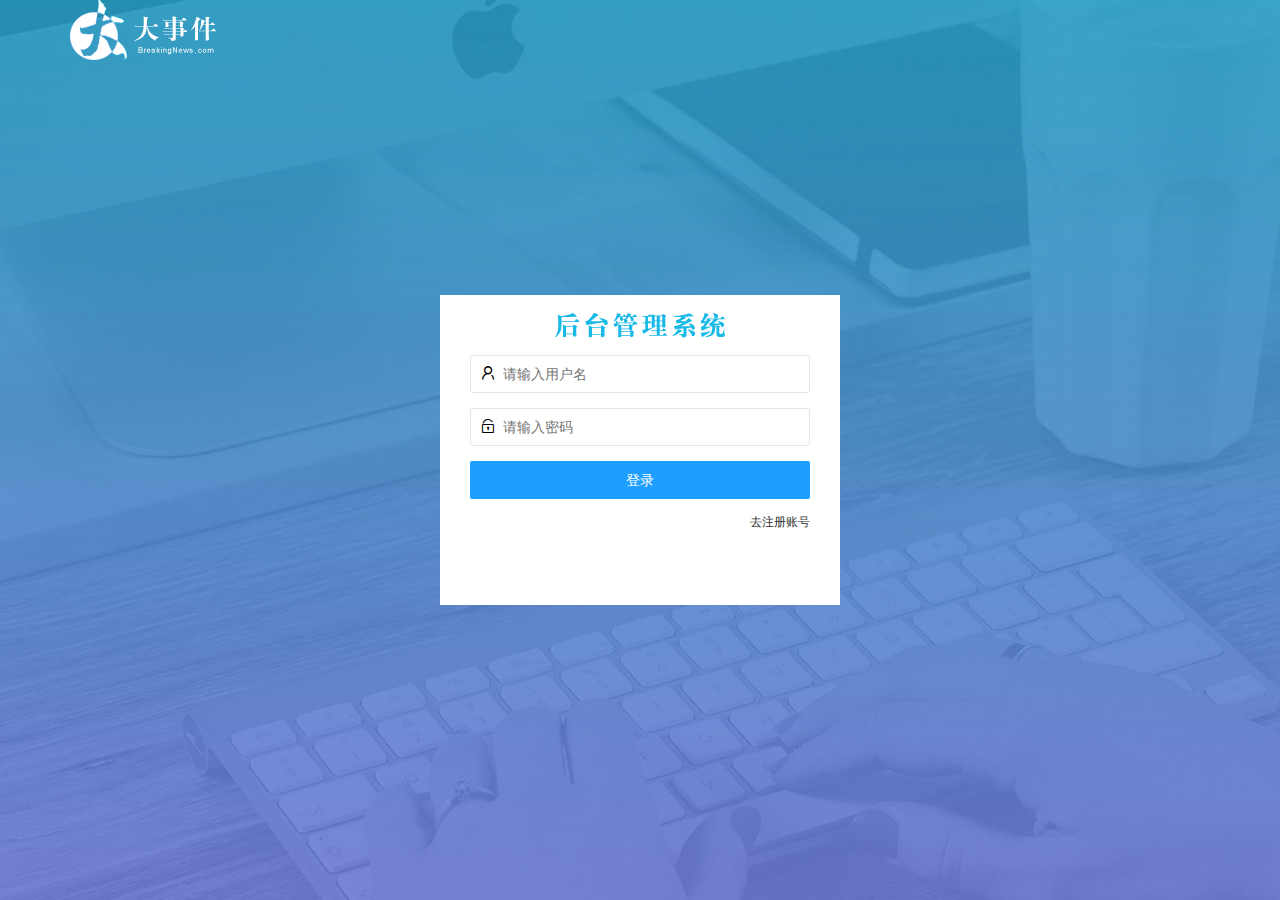
<file: login.html>
<!DOCTYPE html>
<html lang="en">
  <head>
    <meta charset="UTF-8" />
    <meta name="viewport" content="width=device-width, initial-scale=1.0" />
    <title>大事件-登录/注册</title>
    <!-- 导入LayUI -->
    <link rel="stylesheet" href="/assets/lib/layui/css/layui.css" />
    <!-- 导入自己的 -->
    <link rel="stylesheet" href="/assets/css/login.css" />
  </head>
  <body>
    <!-- 头部的logo -->
    <div class="layui-main">
      <img src="/assets/images/logo.png" alt="" />
    </div>

    <!-- 登录注册区域 -->
    <div class="loginAndRegBox">
      <div class="title-box"></div>
      <!-- 登录的div -->
      <div class="login-box">
        <!-- 登录的表单 -->
        <form class="layui-form" id="form_login">
          <!-- 用户名 -->
          <div class="layui-form-item">
            <i class="layui-icon layui-icon-username"></i>
            <input type="text" name="username" required lay-verify="required" placeholder="请输入用户名" autocomplete="off" class="layui-input" />
          </div>
          <!-- 密码 -->
          <div class="layui-form-item">
            <i class="layui-icon layui-icon-password"></i>
            <input type="password" name="password" required lay-verify="required|pwd" placeholder="请输入密码" autocomplete="off" class="layui-input" />
          </div>
          <!-- 登录按钮 -->
          <div class="layui-form-item">
            <button class="layui-btn layui-btn-fluid layui-btn-normal" lay-submit>登录</button>
          </div>
          <div class="layui-form-item links">
            <a href="javascript:;" id="link_reg">去注册账号</a>
          </div>
        </form>
      </div>
      <!-- 注册的div -->
      <div class="reg-box">
        <!-- 注册的表单 -->
        <form class="layui-form" id="form_reg">
          <!-- 用户名 -->
          <div class="layui-form-item">
            <i class="layui-icon layui-icon-username"></i>
            <input type="text" name="username" required lay-verify="required" placeholder="请输入用户名" autocomplete="off" class="layui-input" />
          </div>
          <!-- 密码 -->
          <div class="layui-form-item">
            <i class="layui-icon layui-icon-password"></i>
            <input type="password" name="password" required lay-verify="required|pwd" placeholder="请输入密码" autocomplete="off" class="layui-input" />
          </div>
          <!-- 密码确认框 -->
          <div class="layui-form-item">
            <i class="layui-icon layui-icon-password"></i>
            <input type="password" name="repassword" required lay-verify="required|pwd|repwd" placeholder="再次确认密码" autocomplete="off" class="layui-input" />
          </div>
          <!-- 注册按钮 -->
          <div class="layui-form-item">
            <button class="layui-btn layui-btn-fluid layui-btn-normal" lay-submit>注册</button>
          </div>
          <div class="layui-form-item links">
            <a href="javascript:;" id="link_login">去登录</a>
          </div>
        </form>
      </div>
    </div>

    <!-- 导入 Layui -->
    <script src="/assets/lib/layui/layui.all.js"></script>
    <!-- 导入 JQuery -->
    <script src="/assets/lib/jquery.js"></script>
    <!-- 导入自己的JavaScript -->
    <script src="/assets/js/logoin.js"></script>
    <!-- 导入自己的baseAPI.js -->
    <script src="/assets/js/baseAPI.js"></script>
  </body>
</html>
</file>
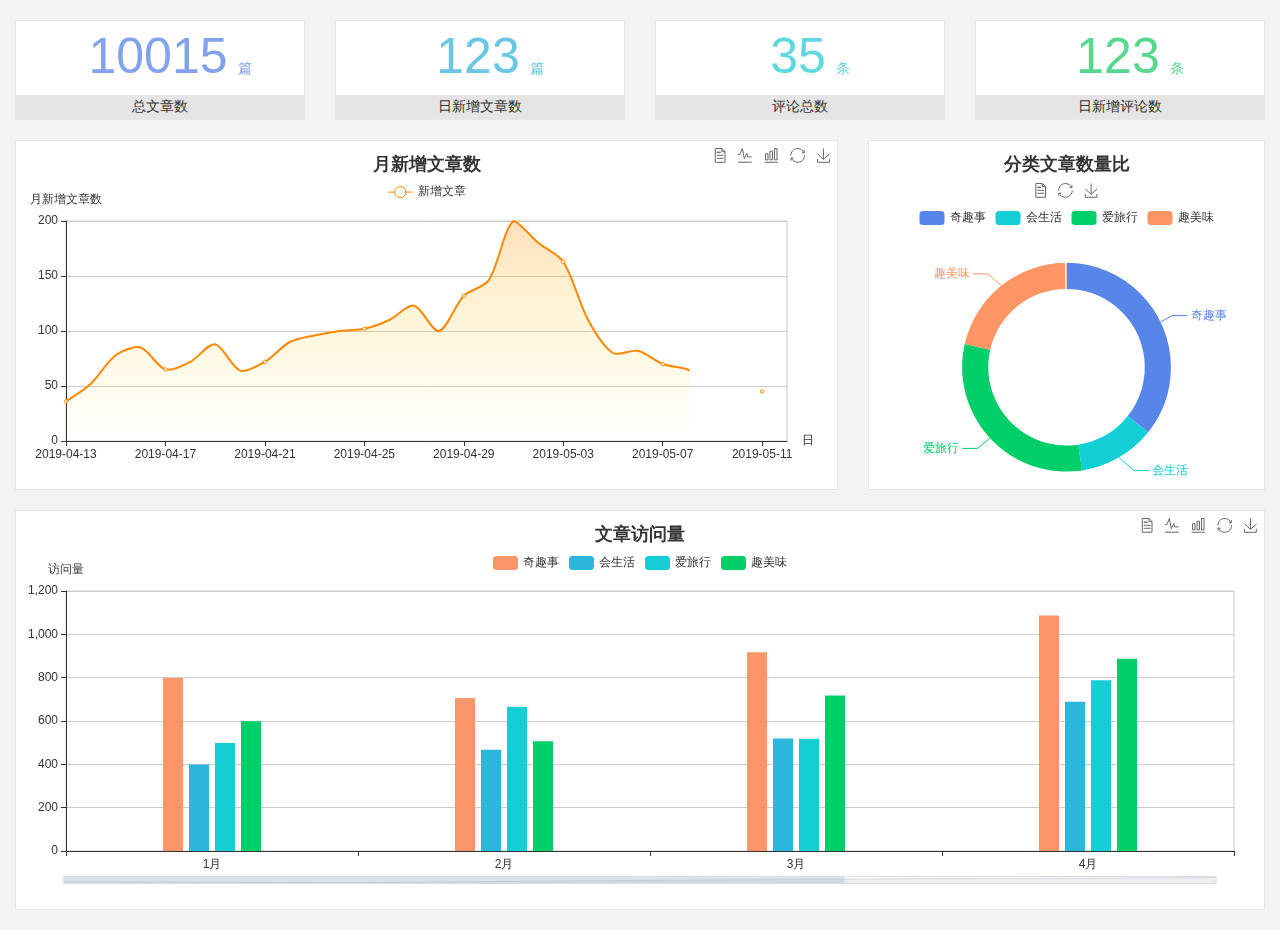
<file: home/dashboard.html>
<!DOCTYPE html>
<html lang="en">

<head>
  <meta charset="UTF-8">
  <meta name="viewport" content="width=device-width, initial-scale=1.0">
  <meta http-equiv="X-UA-Compatible" content="ie=edge">
  <title>图表统计</title>
  <link rel="stylesheet" href="../../assets/lib/bootstrap.css" />
  <link rel="stylesheet" href="../../assets/lib/main.css" />
  <script src="../../assets/lib/jquery.js"></script>
  <script type="text/javascript" src="../../assets/lib/echarts.min.js"></script>
</head>

<body>
  <div class="container-fluid">
    <div class="row spannel_list">
      <div class="col-sm-3 col-xs-6">
        <div class="spannel">
          <em>10015</em><span>篇</span>
          <b>总文章数</b>
        </div>
      </div>
      <div class="col-sm-3 col-xs-6">
        <div class="spannel scolor01">
          <em>123</em><span>篇</span>
          <b>日新增文章数</b>
        </div>
      </div>
      <div class="col-sm-3 col-xs-6">
        <div class="spannel scolor02">
          <em>35</em><span>条</span>
          <b>评论总数</b>
        </div>
      </div>
      <div class="col-sm-3 col-xs-6">
        <div class="spannel scolor03">
          <em>123</em><span>条</span>
          <b>日新增评论数</b>
        </div>
      </div>
    </div>
  </div>

  <div class="container-fluid">
    <div class="row curve-pie">
      <div class="col-lg-8 col-md-8">
        <div class="gragh_pannel" id="curve_show"></div>
      </div>
      <div class="col-lg-4 col-md-4">
        <div class="gragh_pannel" id="pie_show"></div>
      </div>
    </div>
  </div>

  <div class="container-fluid">
    <div class="column_pannel" id="column_show"></div>
  </div>

  <script>
    var oChart = echarts.init(document.getElementById('curve_show'));
    var aList_all = [
      { 'count': 36, 'date': '2019-04-13' },
      { 'count': 52, 'date': '2019-04-14' },
      { 'count': 78, 'date': '2019-04-15' },
      { 'count': 85, 'date': '2019-04-16' },
      { 'count': 65, 'date': '2019-04-17' },
      { 'count': 72, 'date': '2019-04-18' },
      { 'count': 88, 'date': '2019-04-19' },
      { 'count': 64, 'date': '2019-04-20' },
      { 'count': 72, 'date': '2019-04-21' },
      { 'count': 90, 'date': '2019-04-22' },
      { 'count': 96, 'date': '2019-04-23' },
      { 'count': 100, 'date': '2019-04-24' },
      { 'count': 102, 'date': '2019-04-25' },
      { 'count': 110, 'date': '2019-04-26' },
      { 'count': 123, 'date': '2019-04-27' },
      { 'count': 100, 'date': '2019-04-28' },
      { 'count': 132, 'date': '2019-04-29' },
      { 'count': 146, 'date': '2019-04-30' },
      { 'count': 200, 'date': '2019-05-01' },
      { 'count': 180, 'date': '2019-05-02' },
      { 'count': 163, 'date': '2019-05-03' },
      { 'count': 110, 'date': '2019-05-04' },
      { 'count': 80, 'date': '2019-05-05' },
      { 'count': 82, 'date': '2019-05-06' },
      { 'count': 70, 'date': '2019-05-07' },
      { 'count': 65, 'date': '2019-05-08' },
      { 'count': 54, 'date': '2019-05-09' },
      { 'count': 40, 'date': '2019-05-10' },
      { 'count': 45, 'date': '2019-05-11' },
      { 'count': 38, 'date': '2019-05-12' },
    ];

    let aCount = [];
    let aDate = [];

    for (var i = 0; i < aList_all.length; i++) {
      aCount.push(aList_all[i].count);
      aDate.push(aList_all[i].date);
    }

    var chartopt = {
      title: {
        text: '月新增文章数',
        left: 'center',
        top: '10'
      },
      tooltip: {
        trigger: 'axis'
      },
      legend: {
        data: ['新增文章'],
        top: '40'
      },
      toolbox: {
        show: true,
        feature: {
          mark: { show: true },
          dataView: { show: true, readOnly: false },
          magicType: { show: true, type: ['line', 'bar'] },
          restore: { show: true },
          saveAsImage: { show: true }
        }
      },
      calculable: true,
      xAxis: [
        {
          name: '日',
          type: 'category',
          boundaryGap: false,
          data: aDate
        }
      ],
      yAxis: [
        {
          name: '月新增文章数',
          type: 'value'
        }
      ],
      series: [
        {
          name: '新增文章',
          type: 'line',
          smooth: true,
          itemStyle: { normal: { areaStyle: { type: 'default' }, color: '#f80' }, lineStyle: { color: '#f80' } },
          data: aCount
        }],
      areaStyle: {
        normal: {
          color: new echarts.graphic.LinearGradient(0, 0, 0, 1, [{
            offset: 0,
            color: 'rgba(255,136,0,0.39)'
          }, {
            offset: .34,
            color: 'rgba(255,180,0,0.25)'
          }, {
            offset: 1,
            color: 'rgba(255,222,0,0.00)'
          }])

        }
      },
      grid: {
        show: true,
        x: 50,
        x2: 50,
        y: 80,
        height: 220
      }
    };

    oChart.setOption(chartopt);


    var oPie = echarts.init(document.getElementById('pie_show'));
    var oPieopt =
    {
      title: {
        top: 10,
        text: '分类文章数量比',
        x: 'center'
      },
      tooltip: {
        trigger: 'item',
        formatter: "{a} <br/>{b} : {c} ({d}%)"
      },
      color: ['#5885e8', '#13cfd5', '#00ce68', '#ff9565'],
      legend: {
        x: 'center',
        top: 65,
        data: ['奇趣事', '会生活', '爱旅行', '趣美味']
      },
      toolbox: {
        show: true,
        x: 'center',
        top: 35,
        feature: {
          mark: { show: true },
          dataView: { show: true, readOnly: false },
          magicType: {
            show: true,
            type: ['pie', 'funnel'],
            option: {
              funnel: {
                x: '25%',
                width: '50%',
                funnelAlign: 'left',
                max: 1548
              }
            }
          },
          restore: { show: true },
          saveAsImage: { show: true }
        }
      },
      calculable: true,
      series: [
        {
          name: '访问来源',
          type: 'pie',
          radius: ['45%', '60%'],
          center: ['50%', '65%'],
          data: [
            { value: 300, name: '奇趣事' },
            { value: 100, name: '会生活' },
            { value: 260, name: '爱旅行' },
            { value: 180, name: '趣美味' }
          ]
        }
      ]
    };
    oPie.setOption(oPieopt);



    var oColumn = this.echarts.init(document.getElementById('column_show'));
    var oColumnopt =
    {
      title: {
        text: '文章访问量',
        left: 'center',
        top: '10'
      },
      tooltip: {
        trigger: 'axis'
      },
      legend: {
        data: ['奇趣事', '会生活', '爱旅行', '趣美味'],
        top: '40'
      },
      toolbox: {
        show: true,
        feature: {
          mark: { show: true },
          dataView: { show: true, readOnly: false },
          magicType: { show: true, type: ['line', 'bar'] },
          restore: { show: true },
          saveAsImage: { show: true }
        }
      },
      calculable: true,
      xAxis: [
        {
          type: 'category',
          data: ['1月', '2月', '3月', '4月', '5月']
        }
      ],
      yAxis: [
        {
          name: '访问量',
          type: 'value'
        }
      ],
      series: [
        {
          name: '奇趣事',
          type: 'bar',
          barWidth: 20,
          itemStyle: {
            normal: { areaStyle: { type: 'default' }, color: '#fd956a' }
          },
          data: [800, 708, 920, 1090, 1200]
        },
        {
          name: '会生活',
          type: 'bar',
          barWidth: 20,
          itemStyle: {
            normal: { areaStyle: { type: 'default' }, color: '#2bb6db' }
          },
          data: [400, 468, 520, 690, 800]
        },
        {
          name: '爱旅行',
          type: 'bar',
          barWidth: 20,
          itemStyle: {
            normal: { areaStyle: { type: 'default' }, color: '#13cfd5' }
          },
          data: [500, 668, 520, 790, 900]
        },
        {
          name: '趣美味',
          type: 'bar',
          barWidth: 20,
          itemStyle: {
            normal: { areaStyle: { type: 'default' }, color: '#00ce68' }
          },
          data: [600, 508, 720, 890, 1000]
        }
      ],
      grid: {
        show: true,
        x: 50,
        x2: 30,
        y: 80,
        height: 260
      },
      dataZoom: [//给x轴设置滚动条
        {
          start: 0,//默认为0
          end: 100 - 1000 / 31,//默认为100
          type: 'slider',
          show: true,
          xAxisIndex: [0],
          handleSize: 0,//滑动条的 左右2个滑动条的大小
          height: 8,//组件高度
          left: 45, //左边的距离
          right: 50,//右边的距离
          bottom: 26,//右边的距离
          handleColor: '#ddd',//h滑动图标的颜色
          handleStyle: {
            borderColor: "#cacaca",
            borderWidth: "1",
            shadowBlur: 2,
            background: "#ddd",
            shadowColor: "#ddd",
          }
        }]
    };
    oColumn.setOption(oColumnopt);
  </script>
</body>

</html>
</file>
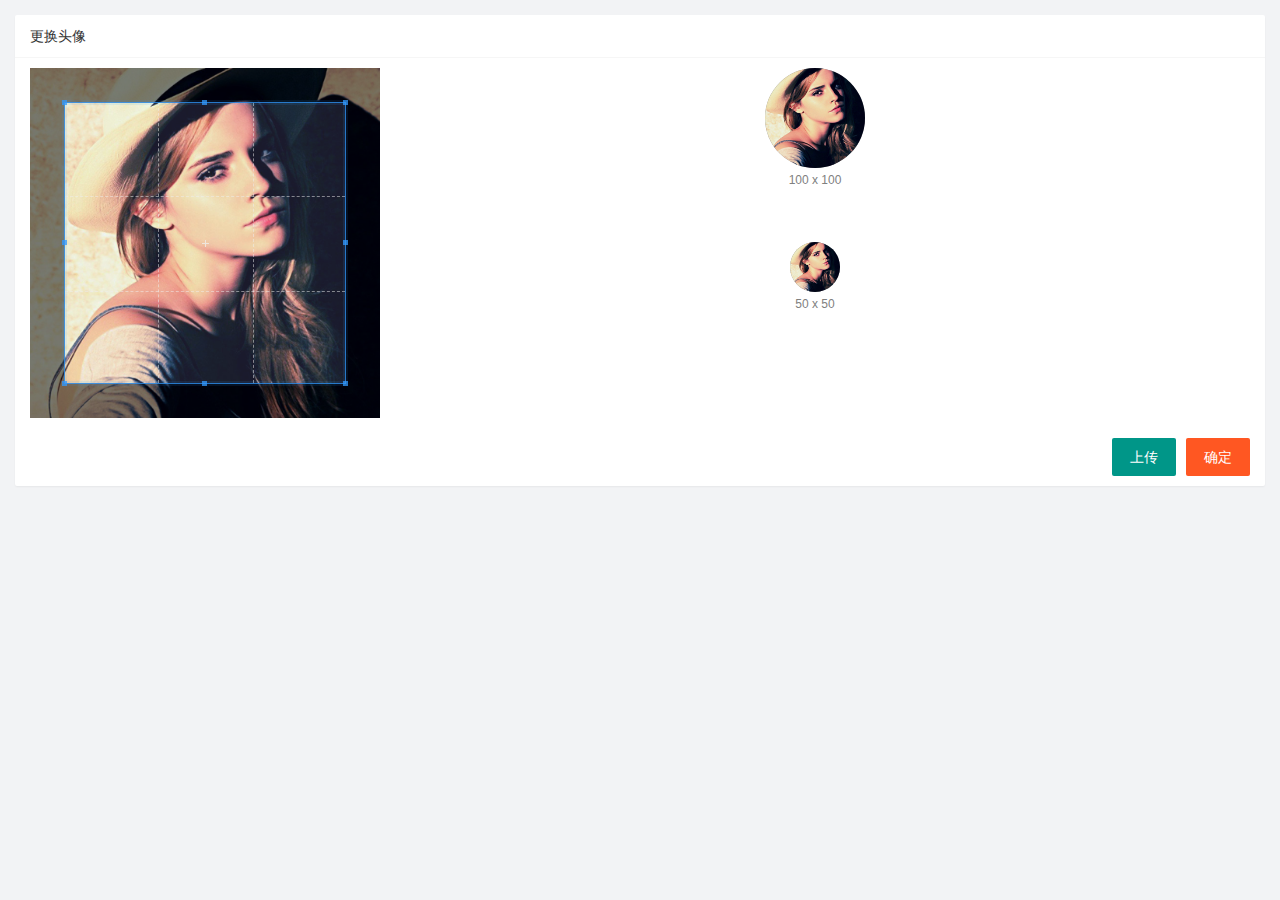
<file: user/user_avatar.html>
<!DOCTYPE html>
<html lang="en">
  <head>
    <meta charset="UTF-8" />
    <meta name="viewport" content="width=device-width, initial-scale=1.0" />
    <title>Document</title>
    <link rel="stylesheet" href="/assets/lib/layui/css/layui.css" />
    <link rel="stylesheet" href="/assets/lib/cropper/cropper.css" />
    <link rel="stylesheet" href="/assets/css/user/user_avatar.css" />
  </head>
  <body>
    <!-- 卡片区域 -->
    <div class="layui-card">
      <div class="layui-card-header">更换头像</div>
      <div class="layui-card-body">
        <!-- 第一行的图片裁剪和预览区域 -->
        <div class="row1">
          <!-- 图片裁剪区域 -->
          <div class="cropper-box">
            <!-- 这个 img 标签很重要，将来会把它初始化为裁剪区域 -->
            <img id="image" src="/assets/images/sample.jpg" />
          </div>
          <!-- 图片的预览区域 -->
          <div class="preview-box">
            <div>
              <!-- 宽高为 100px 的预览区域 -->
              <div class="img-preview w100"></div>
              <p class="size">100 x 100</p>
            </div>
            <div>
              <!-- 宽高为 50px 的预览区域 -->
              <div class="img-preview w50"></div>
              <p class="size">50 x 50</p>
            </div>
          </div>
        </div>

        <!-- 第二行的按钮区域 -->
        <div class="row2">
          <!-- accept可以指定，允许用户选择什么类型的文件 -->
          <input type="file" id="file" accept="image/png,image/jpeg" />
          <button type="button" class="layui-btn" id="btnChooseImage">上传</button>
          <button type="button" class="layui-btn layui-btn-danger" id="btnUpload">确定</button>
        </div>
      </div>
    </div>

    <script src="/assets/lib/layui/layui.all.js"></script>
    <script src="/assets/lib/jquery.js"></script>
    <script src="/assets/lib/cropper/Cropper.js"></script>
    <script src="/assets/lib/cropper/jquery-cropper.js"></script>
    <script src="/assets/js/baseAPI.js"></script>
    <script src="/assets/js/user/user_avatar.js"></script>
  </body>
</html>
</file>
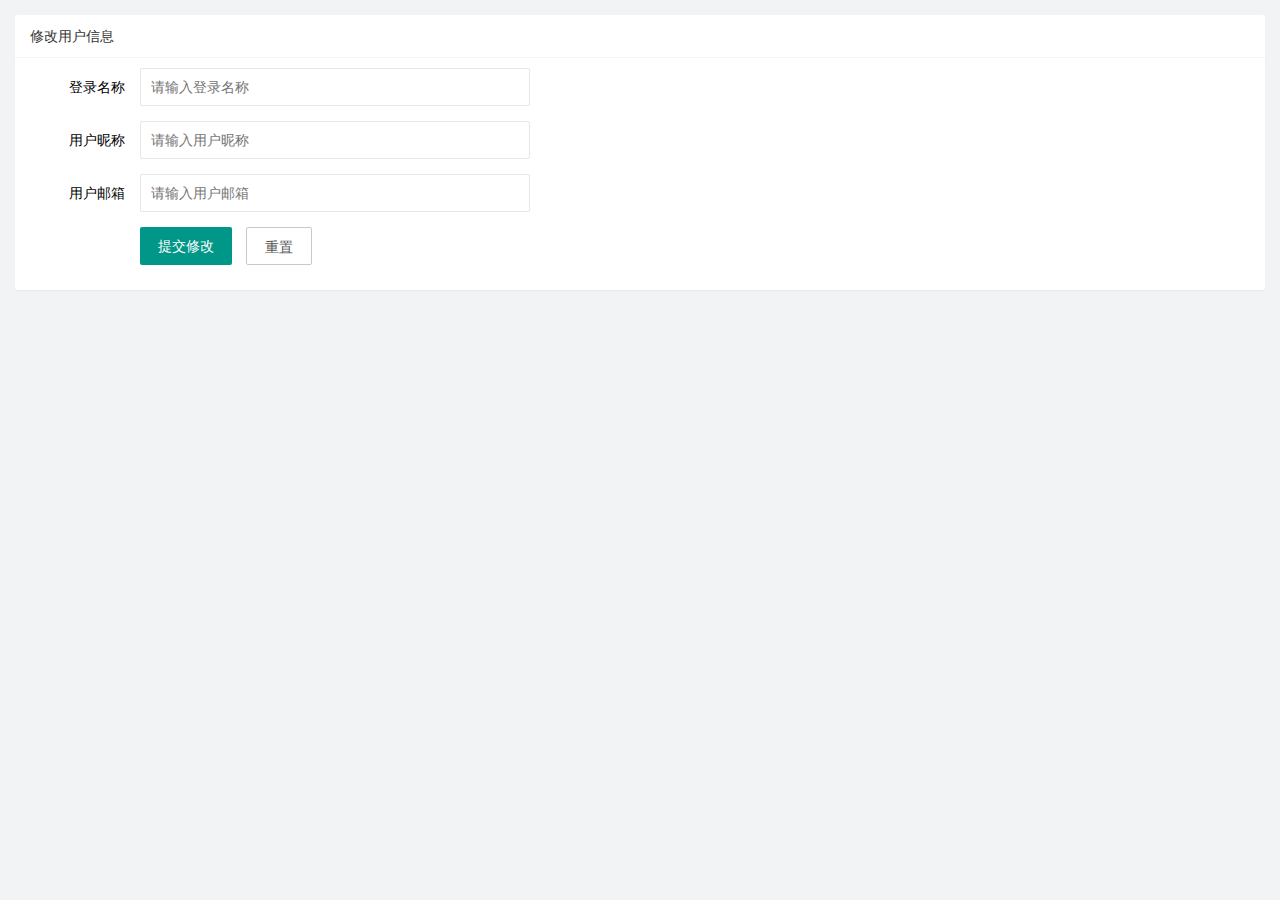
<file: user/user_info.html>
<!DOCTYPE html>
<html lang="en">
<head>
    <meta charset="UTF-8">
    <meta name="viewport" content="width=device-width, initial-scale=1.0">
    <meta http-equiv="X-UA-Compatible" content="ie=edge">
    <title>Document</title>
    <!-- layui -->
    <link rel="stylesheet" href="/assets/lib/layui/css/layui.css" />
    <!-- 自己 -->
    <link rel="stylesheet" href="/assets/css/user/user_info.css" />
</head>
<body>
    <!-- 卡片区域 -->
    <div class="layui-card">
      <div class="layui-card-header">修改用户信息</div>
      <div class="layui-card-body">
        <!-- form 表单区域 -->
        <form class="layui-form" lay-filter="formUserInfo">
        <!-- 这是隐藏域 -->
        <input type="hidden" name="id" value="" />
        <div class="layui-form-item">
          <label class="layui-form-label">登录名称</label>
          <div class="layui-input-block">
            <input type="text" name="username" required lay-verify="required" placeholder="请输入登录名称" autocomplete="off" class="layui-input" readonly />
          </div>
        </div>
        <div class="layui-form-item">
                <label class="layui-form-label">用户昵称</label>
                <div class="layui-input-block">
                  <input type="text" name="nickname" required lay-verify="required|nickname" placeholder="请输入用户昵称" autocomplete="off" class="layui-input" />
                </div>
              </div>
              <div class="layui-form-item">
                <label class="layui-form-label">用户邮箱</label>
                <div class="layui-input-block">
                  <input type="text" name="email" required lay-verify="required|email" placeholder="请输入用户邮箱" autocomplete="off" class="layui-input" />
                </div>
              </div>
              <div class="layui-form-item">
                <div class="layui-input-block">
                  <button class="layui-btn" lay-submit lay-filter="formDemo">提交修改</button>
                  <button type="reset" class="layui-btn layui-btn-primary" id="btnReset">重置</button>
                </div>
              </div>
            </form>
          </div>
        </div>

    
    <!--  layui  js -->
    <script src="/assets/lib/layui/layui.all.js"></script>
    <!-- jquery -->
    <script src="/assets/lib/jquery.js"></script>
    <!-- baseAPI -->
    <script src="/assets/js/baseAPI.js"></script>
    <!-- 自己的js -->
    <script src="/assets/js/user/user_info.js"></script>

</body>
</html>
</file>
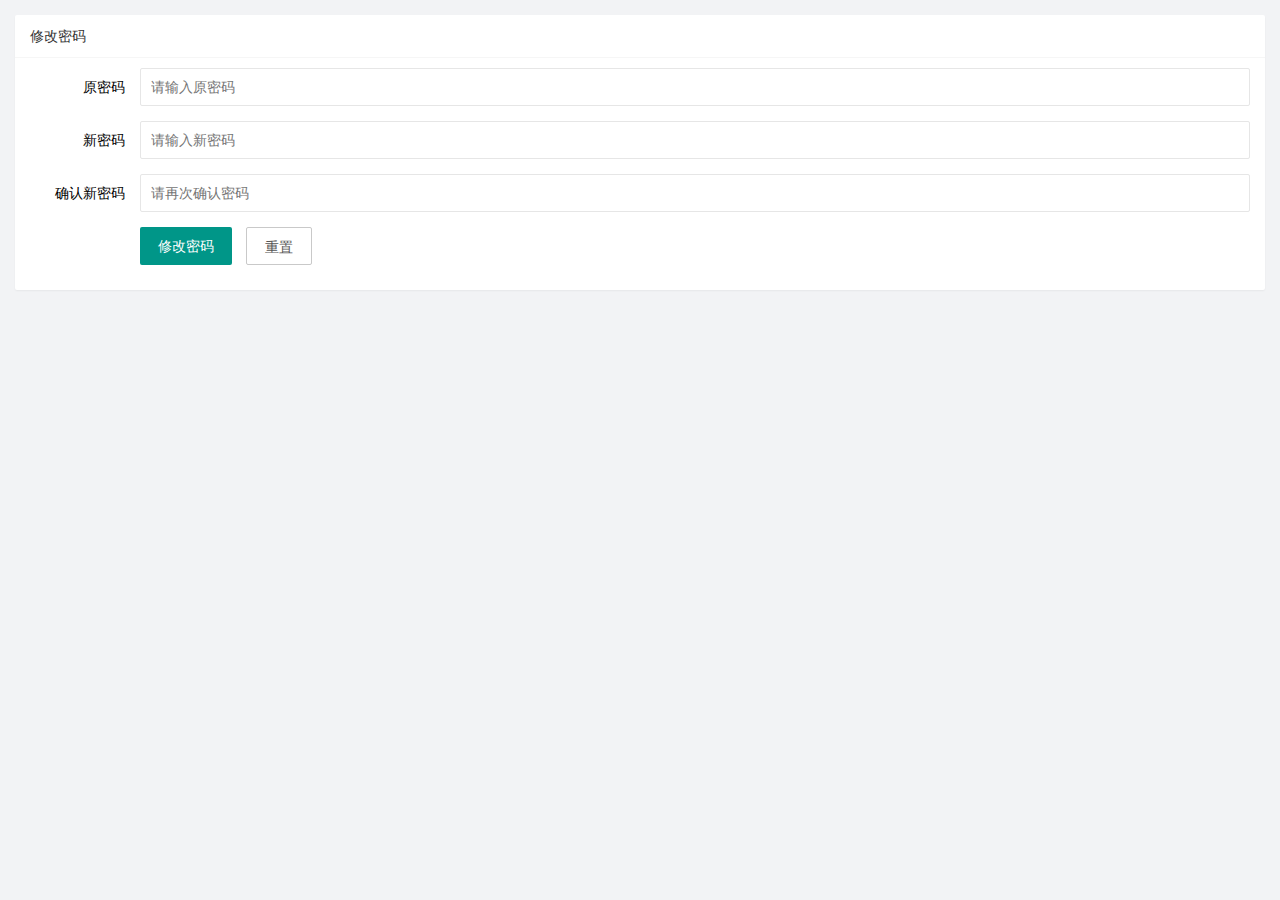
<file: user/user_pwd.html>
<!DOCTYPE html>
<html lang="en">
  <head>
    <meta charset="UTF-8" />
    <meta name="viewport" content="width=device-width, initial-scale=1.0" />
    <title>Document</title>
    <link rel="stylesheet" href="/assets/lib/layui/css/layui.css" />
    <link rel="stylesheet" href="/assets/css/user/user_pwd.css" />
  </head>
  <body>
    <!-- 卡片区域 -->
    <div class="layui-card">
      <div class="layui-card-header">修改密码</div>
      <div class="layui-card-body">
        <form class="layui-form">
          <div class="layui-form-item">
            <label class="layui-form-label">原密码</label>
            <div class="layui-input-block">
              <input type="password" name="oldPwd" required lay-verify="required|pwd" placeholder="请输入原密码" autocomplete="off" class="layui-input" />
            </div>
          </div>
          <div class="layui-form-item">
            <label class="layui-form-label">新密码</label>
            <div class="layui-input-block">
              <input type="password" name="newPwd" required lay-verify="required|pwd|samePwd" placeholder="请输入新密码" autocomplete="off" class="layui-input" />
            </div>
          </div>
          <div class="layui-form-item">
            <label class="layui-form-label">确认新密码</label>
            <div class="layui-input-block">
              <input type="password" name="rePwd" required lay-verify="required|pwd|rePwd" placeholder="请再次确认密码" autocomplete="off" class="layui-input" />
            </div>
          </div>
          <div class="layui-form-item">
            <div class="layui-input-block">
              <button class="layui-btn" lay-submit lay-filter="formDemo">修改密码</button>
              <button type="reset" class="layui-btn layui-btn-primary">重置</button>
            </div>
          </div>
        </form>
      </div>
    </div>

    <!-- 导入 layui 的 js -->
    <script src="/assets/lib/layui/layui.all.js"></script>
    <!-- 导入 jQuery -->
    <script src="/assets/lib/jquery.js"></script>
    <!-- 导入 baseAPI -->
    <script src="/assets/js/baseAPI.js"></script>
    <!-- 导入自己的 js -->
    <script src="/assets/js/user/user_pwd.js"></script>
  </body>
</html>
</file>
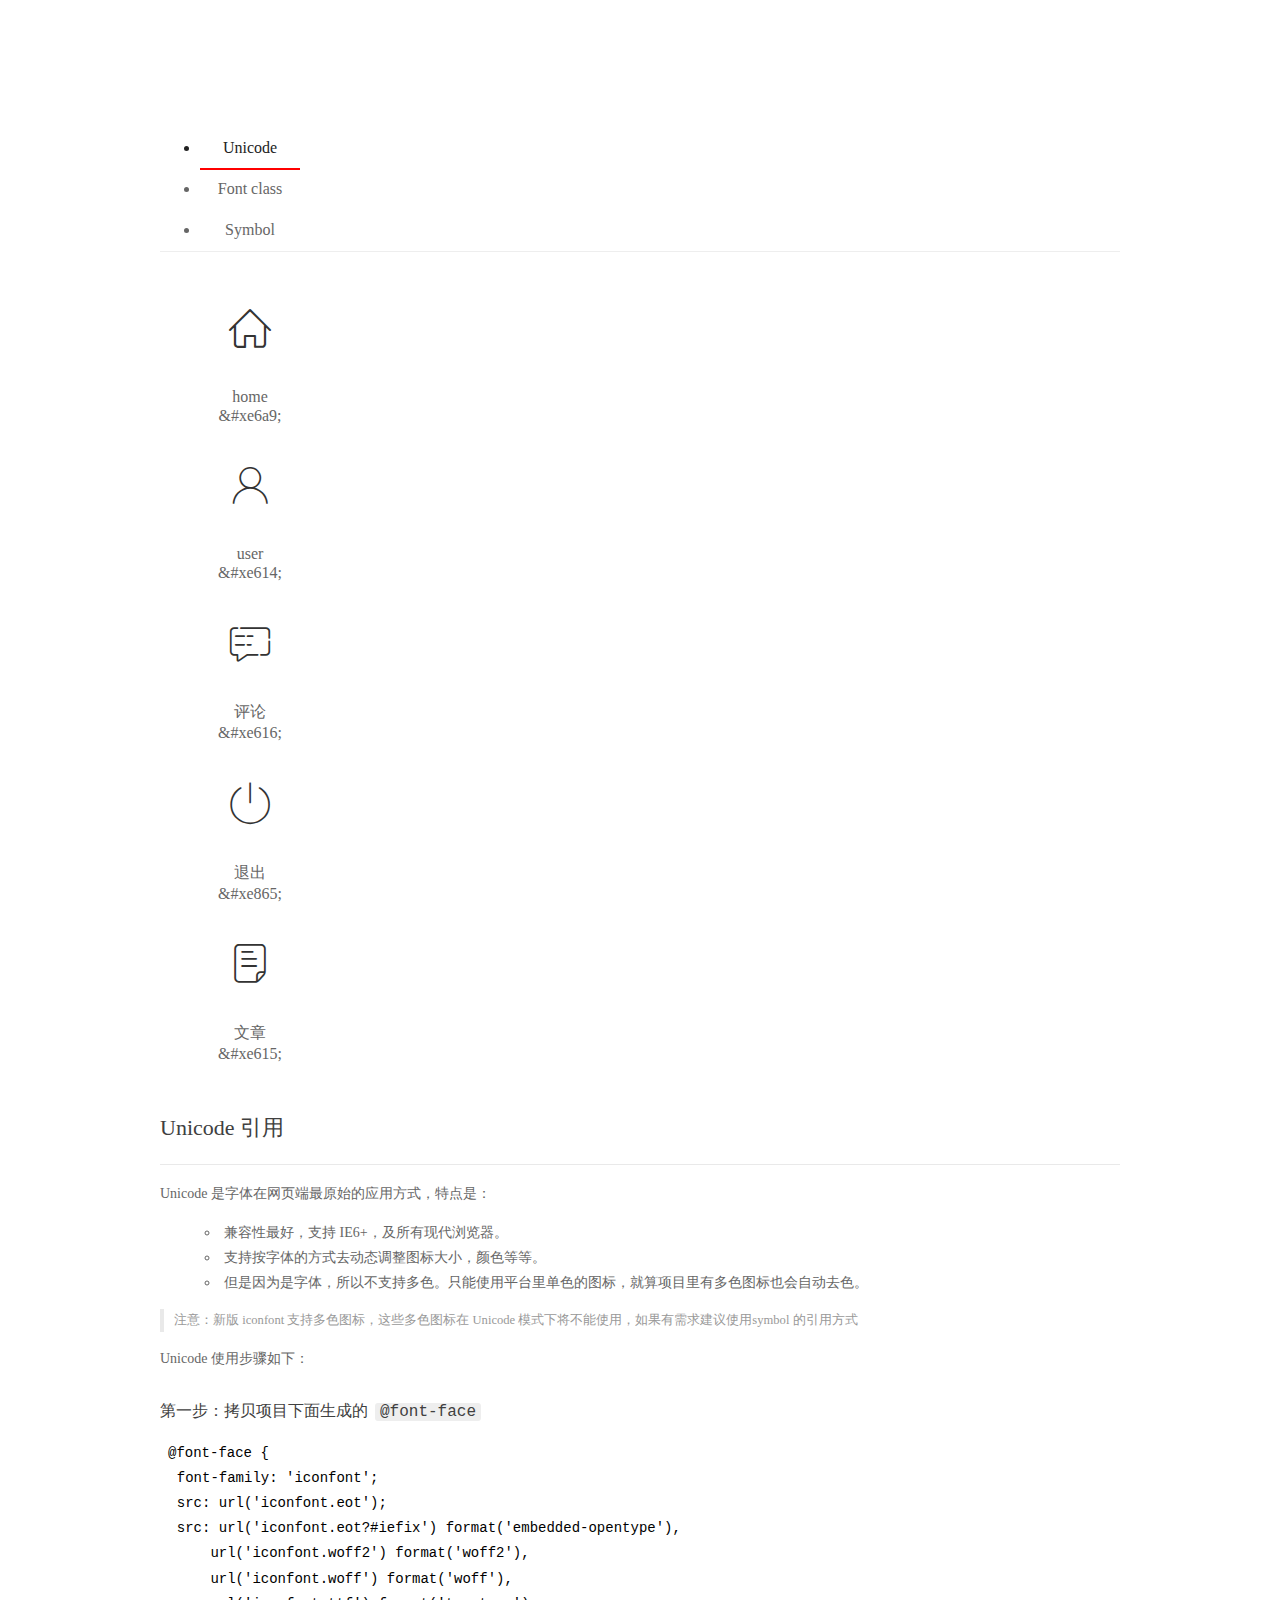
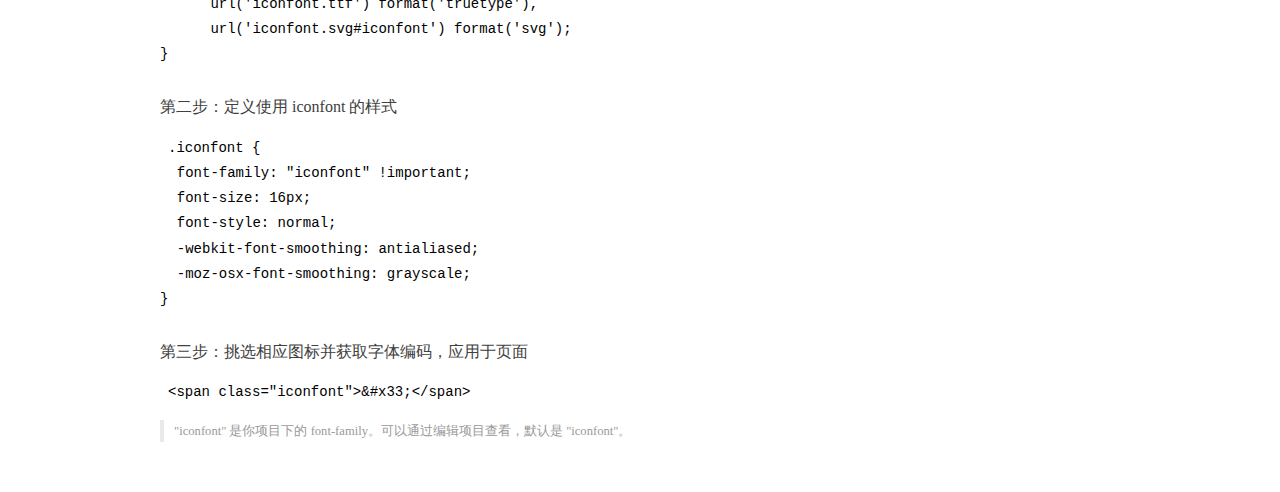
<file: assets/fonts/demo_index.html>
<!DOCTYPE html>
<html>
<head>
  <meta charset="utf-8"/>
  <title>IconFont Demo</title>
  <link rel="shortcut icon" href="https://gtms04.alicdn.com/tps/i4/TB1_oz6GVXXXXaFXpXXJDFnIXXX-64-64.ico" type="image/x-icon"/>
  <link rel="stylesheet" href="https://g.alicdn.com/thx/cube/1.3.2/cube.min.css">
  <link rel="stylesheet" href="demo.css">
  <link rel="stylesheet" href="iconfont.css">
  <script src="iconfont.js"></script>
  <!-- jQuery -->
  <script src="https://a1.alicdn.com/oss/uploads/2018/12/26/7bfddb60-08e8-11e9-9b04-53e73bb6408b.js"></script>
  <!-- 代码高亮 -->
  <script src="https://a1.alicdn.com/oss/uploads/2018/12/26/a3f714d0-08e6-11e9-8a15-ebf944d7534c.js"></script>
</head>
<body>
  <div class="main">
    <h1 class="logo"><a href="https://www.iconfont.cn/" title="iconfont 首页" target="_blank">&#xe86b;</a></h1>
    <div class="nav-tabs">
      <ul id="tabs" class="dib-box">
        <li class="dib active"><span>Unicode</span></li>
        <li class="dib"><span>Font class</span></li>
        <li class="dib"><span>Symbol</span></li>
      </ul>
      
    </div>
    <div class="tab-container">
      <div class="content unicode" style="display: block;">
          <ul class="icon_lists dib-box">
          
            <li class="dib">
              <span class="icon iconfont">&#xe6a9;</span>
                <div class="name">home</div>
                <div class="code-name">&amp;#xe6a9;</div>
              </li>
          
            <li class="dib">
              <span class="icon iconfont">&#xe614;</span>
                <div class="name">user</div>
                <div class="code-name">&amp;#xe614;</div>
              </li>
          
            <li class="dib">
              <span class="icon iconfont">&#xe616;</span>
                <div class="name">评论</div>
                <div class="code-name">&amp;#xe616;</div>
              </li>
          
            <li class="dib">
              <span class="icon iconfont">&#xe865;</span>
                <div class="name">退出</div>
                <div class="code-name">&amp;#xe865;</div>
              </li>
          
            <li class="dib">
              <span class="icon iconfont">&#xe615;</span>
                <div class="name">文章</div>
                <div class="code-name">&amp;#xe615;</div>
              </li>
          
          </ul>
          <div class="article markdown">
          <h2 id="unicode-">Unicode 引用</h2>
          <hr>

          <p>Unicode 是字体在网页端最原始的应用方式，特点是：</p>
          <ul>
            <li>兼容性最好，支持 IE6+，及所有现代浏览器。</li>
            <li>支持按字体的方式去动态调整图标大小，颜色等等。</li>
            <li>但是因为是字体，所以不支持多色。只能使用平台里单色的图标，就算项目里有多色图标也会自动去色。</li>
          </ul>
          <blockquote>
            <p>注意：新版 iconfont 支持多色图标，这些多色图标在 Unicode 模式下将不能使用，如果有需求建议使用symbol 的引用方式</p>
          </blockquote>
          <p>Unicode 使用步骤如下：</p>
          <h3 id="-font-face">第一步：拷贝项目下面生成的 <code>@font-face</code></h3>
<pre><code class="language-css"
>@font-face {
  font-family: 'iconfont';
  src: url('iconfont.eot');
  src: url('iconfont.eot?#iefix') format('embedded-opentype'),
      url('iconfont.woff2') format('woff2'),
      url('iconfont.woff') format('woff'),
      url('iconfont.ttf') format('truetype'),
      url('iconfont.svg#iconfont') format('svg');
}
</code></pre>
          <h3 id="-iconfont-">第二步：定义使用 iconfont 的样式</h3>
<pre><code class="language-css"
>.iconfont {
  font-family: "iconfont" !important;
  font-size: 16px;
  font-style: normal;
  -webkit-font-smoothing: antialiased;
  -moz-osx-font-smoothing: grayscale;
}
</code></pre>
          <h3 id="-">第三步：挑选相应图标并获取字体编码，应用于页面</h3>
<pre>
<code class="language-html"
>&lt;span class="iconfont"&gt;&amp;#x33;&lt;/span&gt;
</code></pre>
          <blockquote>
            <p>"iconfont" 是你项目下的 font-family。可以通过编辑项目查看，默认是 "iconfont"。</p>
          </blockquote>
          </div>
      </div>
      <div class="content font-class">
        <ul class="icon_lists dib-box">
          
          <li class="dib">
            <span class="icon iconfont icon-home"></span>
            <div class="name">
              home
            </div>
            <div class="code-name">.icon-home
            </div>
          </li>
          
          <li class="dib">
            <span class="icon iconfont icon-user"></span>
            <div class="name">
              user
            </div>
            <div class="code-name">.icon-user
            </div>
          </li>
          
          <li class="dib">
            <span class="icon iconfont icon-pinglun"></span>
            <div class="name">
              评论
            </div>
            <div class="code-name">.icon-pinglun
            </div>
          </li>
          
          <li class="dib">
            <span class="icon iconfont icon-tuichu"></span>
            <div class="name">
              退出
            </div>
            <div class="code-name">.icon-tuichu
            </div>
          </li>
          
          <li class="dib">
            <span class="icon iconfont icon-16"></span>
            <div class="name">
              文章
            </div>
            <div class="code-name">.icon-16
            </div>
          </li>
          
        </ul>
        <div class="article markdown">
        <h2 id="font-class-">font-class 引用</h2>
        <hr>

        <p>font-class 是 Unicode 使用方式的一种变种，主要是解决 Unicode 书写不直观，语意不明确的问题。</p>
        <p>与 Unicode 使用方式相比，具有如下特点：</p>
        <ul>
          <li>兼容性良好，支持 IE8+，及所有现代浏览器。</li>
          <li>相比于 Unicode 语意明确，书写更直观。可以很容易分辨这个 icon 是什么。</li>
          <li>因为使用 class 来定义图标，所以当要替换图标时，只需要修改 class 里面的 Unicode 引用。</li>
          <li>不过因为本质上还是使用的字体，所以多色图标还是不支持的。</li>
        </ul>
        <p>使用步骤如下：</p>
        <h3 id="-fontclass-">第一步：引入项目下面生成的 fontclass 代码：</h3>
<pre><code class="language-html">&lt;link rel="stylesheet" href="./iconfont.css"&gt;
</code></pre>
        <h3 id="-">第二步：挑选相应图标并获取类名，应用于页面：</h3>
<pre><code class="language-html">&lt;span class="iconfont icon-xxx"&gt;&lt;/span&gt;
</code></pre>
        <blockquote>
          <p>"
            iconfont" 是你项目下的 font-family。可以通过编辑项目查看，默认是 "iconfont"。</p>
        </blockquote>
      </div>
      </div>
      <div class="content symbol">
          <ul class="icon_lists dib-box">
          
            <li class="dib">
                <svg class="icon svg-icon" aria-hidden="true">
                  <use xlink:href="#icon-home"></use>
                </svg>
                <div class="name">home</div>
                <div class="code-name">#icon-home</div>
            </li>
          
            <li class="dib">
                <svg class="icon svg-icon" aria-hidden="true">
                  <use xlink:href="#icon-user"></use>
                </svg>
                <div class="name">user</div>
                <div class="code-name">#icon-user</div>
            </li>
          
            <li class="dib">
                <svg class="icon svg-icon" aria-hidden="true">
                  <use xlink:href="#icon-pinglun"></use>
                </svg>
                <div class="name">评论</div>
                <div class="code-name">#icon-pinglun</div>
            </li>
          
            <li class="dib">
                <svg class="icon svg-icon" aria-hidden="true">
                  <use xlink:href="#icon-tuichu"></use>
                </svg>
                <div class="name">退出</div>
                <div class="code-name">#icon-tuichu</div>
            </li>
          
            <li class="dib">
                <svg class="icon svg-icon" aria-hidden="true">
                  <use xlink:href="#icon-16"></use>
                </svg>
                <div class="name">文章</div>
                <div class="code-name">#icon-16</div>
            </li>
          
          </ul>
          <div class="article markdown">
          <h2 id="symbol-">Symbol 引用</h2>
          <hr>

          <p>这是一种全新的使用方式，应该说这才是未来的主流，也是平台目前推荐的用法。相关介绍可以参考这篇<a href="">文章</a>
            这种用法其实是做了一个 SVG 的集合，与另外两种相比具有如下特点：</p>
          <ul>
            <li>支持多色图标了，不再受单色限制。</li>
            <li>通过一些技巧，支持像字体那样，通过 <code>font-size</code>, <code>color</code> 来调整样式。</li>
            <li>兼容性较差，支持 IE9+，及现代浏览器。</li>
            <li>浏览器渲染 SVG 的性能一般，还不如 png。</li>
          </ul>
          <p>使用步骤如下：</p>
          <h3 id="-symbol-">第一步：引入项目下面生成的 symbol 代码：</h3>
<pre><code class="language-html">&lt;script src="./iconfont.js"&gt;&lt;/script&gt;
</code></pre>
          <h3 id="-css-">第二步：加入通用 CSS 代码（引入一次就行）：</h3>
<pre><code class="language-html">&lt;style&gt;
.icon {
  width: 1em;
  height: 1em;
  vertical-align: -0.15em;
  fill: currentColor;
  overflow: hidden;
}
&lt;/style&gt;
</code></pre>
          <h3 id="-">第三步：挑选相应图标并获取类名，应用于页面：</h3>
<pre><code class="language-html">&lt;svg class="icon" aria-hidden="true"&gt;
  &lt;use xlink:href="#icon-xxx"&gt;&lt;/use&gt;
&lt;/svg&gt;
</code></pre>
          </div>
      </div>

    </div>
  </div>
  <script>
  $(document).ready(function () {
      $('.tab-container .content:first').show()

      $('#tabs li').click(function (e) {
        var tabContent = $('.tab-container .content')
        var index = $(this).index()

        if ($(this).hasClass('active')) {
          return
        } else {
          $('#tabs li').removeClass('active')
          $(this).addClass('active')

          tabContent.hide().eq(index).fadeIn()
        }
      })
    })
  </script>
</body>
</html>
</file>
<file: assets/lib/layui/css/layui.css>
/** layui-v2.5.5 MIT License By https://www.layui.com */
 .layui-inline,img{display:inline-block;vertical-align:middle}h1,h2,h3,h4,h5,h6{font-weight:400}.layui-edge,.layui-header,.layui-inline,.layui-main{position:relative}.layui-body,.layui-edge,.layui-elip{overflow:hidden}.layui-btn,.layui-edge,.layui-inline,img{vertical-align:middle}.layui-btn,.layui-disabled,.layui-icon,.layui-unselect{-moz-user-select:none;-webkit-user-select:none;-ms-user-select:none}.layui-elip,.layui-form-checkbox span,.layui-form-pane .layui-form-label{text-overflow:ellipsis;white-space:nowrap}.layui-breadcrumb,.layui-tree-btnGroup{visibility:hidden}blockquote,body,button,dd,div,dl,dt,form,h1,h2,h3,h4,h5,h6,input,li,ol,p,pre,td,textarea,th,ul{margin:0;padding:0;-webkit-tap-highlight-color:rgba(0,0,0,0)}a:active,a:hover{outline:0}img{border:none}li{list-style:none}table{border-collapse:collapse;border-spacing:0}h4,h5,h6{font-size:100%}button,input,optgroup,option,select,textarea{font-family:inherit;font-size:inherit;font-style:inherit;font-weight:inherit;outline:0}pre{white-space:pre-wrap;white-space:-moz-pre-wrap;white-space:-pre-wrap;white-space:-o-pre-wrap;word-wrap:break-word}body{line-height:24px;font:14px Helvetica Neue,Helvetica,PingFang SC,Tahoma,Arial,sans-serif}hr{height:1px;margin:10px 0;border:0;clear:both}a{color:#333;text-decoration:none}a:hover{color:#777}a cite{font-style:normal;*cursor:pointer}.layui-border-box,.layui-border-box *{box-sizing:border-box}.layui-box,.layui-box *{box-sizing:content-box}.layui-clear{clear:both;*zoom:1}.layui-clear:after{content:'\20';clear:both;*zoom:1;display:block;height:0}.layui-inline{*display:inline;*zoom:1}.layui-edge{display:inline-block;width:0;height:0;border-width:6px;border-style:dashed;border-color:transparent}.layui-edge-top{top:-4px;border-bottom-color:#999;border-bottom-style:solid}.layui-edge-right{border-left-color:#999;border-left-style:solid}.layui-edge-bottom{top:2px;border-top-color:#999;border-top-style:solid}.layui-edge-left{border-right-color:#999;border-right-style:solid}.layui-disabled,.layui-disabled:hover{color:#d2d2d2!important;cursor:not-allowed!important}.layui-circle{border-radius:100%}.layui-show{display:block!important}.layui-hide{display:none!important}@font-face{font-family:layui-icon;src:url(../font/iconfont.eot?v=250);src:url(../font/iconfont.eot?v=250#iefix) format('embedded-opentype'),url(../font/iconfont.woff2?v=250) format('woff2'),url(../font/iconfont.woff?v=250) format('woff'),url(../font/iconfont.ttf?v=250) format('truetype'),url(../font/iconfont.svg?v=250#layui-icon) format('svg')}.layui-icon{font-family:layui-icon!important;font-size:16px;font-style:normal;-webkit-font-smoothing:antialiased;-moz-osx-font-smoothing:grayscale}.layui-icon-reply-fill:before{content:"\e611"}.layui-icon-set-fill:before{content:"\e614"}.layui-icon-menu-fill:before{content:"\e60f"}.layui-icon-search:before{content:"\e615"}.layui-icon-share:before{content:"\e641"}.layui-icon-set-sm:before{content:"\e620"}.layui-icon-engine:before{content:"\e628"}.layui-icon-close:before{content:"\1006"}.layui-icon-close-fill:before{content:"\1007"}.layui-icon-chart-screen:before{content:"\e629"}.layui-icon-star:before{content:"\e600"}.layui-icon-circle-dot:before{content:"\e617"}.layui-icon-chat:before{content:"\e606"}.layui-icon-release:before{content:"\e609"}.layui-icon-list:before{content:"\e60a"}.layui-icon-chart:before{content:"\e62c"}.layui-icon-ok-circle:before{content:"\1005"}.layui-icon-layim-theme:before{content:"\e61b"}.layui-icon-table:before{content:"\e62d"}.layui-icon-right:before{content:"\e602"}.layui-icon-left:before{content:"\e603"}.layui-icon-cart-simple:before{content:"\e698"}.layui-icon-face-cry:before{content:"\e69c"}.layui-icon-face-smile:before{content:"\e6af"}.layui-icon-survey:before{content:"\e6b2"}.layui-icon-tree:before{content:"\e62e"}.layui-icon-upload-circle:before{content:"\e62f"}.layui-icon-add-circle:before{content:"\e61f"}.layui-icon-download-circle:before{content:"\e601"}.layui-icon-templeate-1:before{content:"\e630"}.layui-icon-util:before{content:"\e631"}.layui-icon-face-surprised:before{content:"\e664"}.layui-icon-edit:before{content:"\e642"}.layui-icon-speaker:before{content:"\e645"}.layui-icon-down:before{content:"\e61a"}.layui-icon-file:before{content:"\e621"}.layui-icon-layouts:before{content:"\e632"}.layui-icon-rate-half:before{content:"\e6c9"}.layui-icon-add-circle-fine:before{content:"\e608"}.layui-icon-prev-circle:before{content:"\e633"}.layui-icon-read:before{content:"\e705"}.layui-icon-404:before{content:"\e61c"}.layui-icon-carousel:before{content:"\e634"}.layui-icon-help:before{content:"\e607"}.layui-icon-code-circle:before{content:"\e635"}.layui-icon-water:before{content:"\e636"}.layui-icon-username:before{content:"\e66f"}.layui-icon-find-fill:before{content:"\e670"}.layui-icon-about:before{content:"\e60b"}.layui-icon-location:before{content:"\e715"}.layui-icon-up:before{content:"\e619"}.layui-icon-pause:before{content:"\e651"}.layui-icon-date:before{content:"\e637"}.layui-icon-layim-uploadfile:before{content:"\e61d"}.layui-icon-delete:before{content:"\e640"}.layui-icon-play:before{content:"\e652"}.layui-icon-top:before{content:"\e604"}.layui-icon-friends:before{content:"\e612"}.layui-icon-refresh-3:before{content:"\e9aa"}.layui-icon-ok:before{content:"\e605"}.layui-icon-layer:before{content:"\e638"}.layui-icon-face-smile-fine:before{content:"\e60c"}.layui-icon-dollar:before{content:"\e659"}.layui-icon-group:before{content:"\e613"}.layui-icon-layim-download:before{content:"\e61e"}.layui-icon-picture-fine:before{content:"\e60d"}.layui-icon-link:before{content:"\e64c"}.layui-icon-diamond:before{content:"\e735"}.layui-icon-log:before{content:"\e60e"}.layui-icon-rate-solid:before{content:"\e67a"}.layui-icon-fonts-del:before{content:"\e64f"}.layui-icon-unlink:before{content:"\e64d"}.layui-icon-fonts-clear:before{content:"\e639"}.layui-icon-triangle-r:before{content:"\e623"}.layui-icon-circle:before{content:"\e63f"}.layui-icon-radio:before{content:"\e643"}.layui-icon-align-center:before{content:"\e647"}.layui-icon-align-right:before{content:"\e648"}.layui-icon-align-left:before{content:"\e649"}.layui-icon-loading-1:before{content:"\e63e"}.layui-icon-return:before{content:"\e65c"}.layui-icon-fonts-strong:before{content:"\e62b"}.layui-icon-upload:before{content:"\e67c"}.layui-icon-dialogue:before{content:"\e63a"}.layui-icon-video:before{content:"\e6ed"}.layui-icon-headset:before{content:"\e6fc"}.layui-icon-cellphone-fine:before{content:"\e63b"}.layui-icon-add-1:before{content:"\e654"}.layui-icon-face-smile-b:before{content:"\e650"}.layui-icon-fonts-html:before{content:"\e64b"}.layui-icon-form:before{content:"\e63c"}.layui-icon-cart:before{content:"\e657"}.layui-icon-camera-fill:before{content:"\e65d"}.layui-icon-tabs:before{content:"\e62a"}.layui-icon-fonts-code:before{content:"\e64e"}.layui-icon-fire:before{content:"\e756"}.layui-icon-set:before{content:"\e716"}.layui-icon-fonts-u:before{content:"\e646"}.layui-icon-triangle-d:before{content:"\e625"}.layui-icon-tips:before{content:"\e702"}.layui-icon-picture:before{content:"\e64a"}.layui-icon-more-vertical:before{content:"\e671"}.layui-icon-flag:before{content:"\e66c"}.layui-icon-loading:before{content:"\e63d"}.layui-icon-fonts-i:before{content:"\e644"}.layui-icon-refresh-1:before{content:"\e666"}.layui-icon-rmb:before{content:"\e65e"}.layui-icon-home:before{content:"\e68e"}.layui-icon-user:before{content:"\e770"}.layui-icon-notice:before{content:"\e667"}.layui-icon-login-weibo:before{content:"\e675"}.layui-icon-voice:before{content:"\e688"}.layui-icon-upload-drag:before{content:"\e681"}.layui-icon-login-qq:before{content:"\e676"}.layui-icon-snowflake:before{content:"\e6b1"}.layui-icon-file-b:before{content:"\e655"}.layui-icon-template:before{content:"\e663"}.layui-icon-auz:before{content:"\e672"}.layui-icon-console:before{content:"\e665"}.layui-icon-app:before{content:"\e653"}.layui-icon-prev:before{content:"\e65a"}.layui-icon-website:before{content:"\e7ae"}.layui-icon-next:before{content:"\e65b"}.layui-icon-component:before{content:"\e857"}.layui-icon-more:before{content:"\e65f"}.layui-icon-login-wechat:before{content:"\e677"}.layui-icon-shrink-right:before{content:"\e668"}.layui-icon-spread-left:before{content:"\e66b"}.layui-icon-camera:before{content:"\e660"}.layui-icon-note:before{content:"\e66e"}.layui-icon-refresh:before{content:"\e669"}.layui-icon-female:before{content:"\e661"}.layui-icon-male:before{content:"\e662"}.layui-icon-password:before{content:"\e673"}.layui-icon-senior:before{content:"\e674"}.layui-icon-theme:before{content:"\e66a"}.layui-icon-tread:before{content:"\e6c5"}.layui-icon-praise:before{content:"\e6c6"}.layui-icon-star-fill:before{content:"\e658"}.layui-icon-rate:before{content:"\e67b"}.layui-icon-template-1:before{content:"\e656"}.layui-icon-vercode:before{content:"\e679"}.layui-icon-cellphone:before{content:"\e678"}.layui-icon-screen-full:before{content:"\e622"}.layui-icon-screen-restore:before{content:"\e758"}.layui-icon-cols:before{content:"\e610"}.layui-icon-export:before{content:"\e67d"}.layui-icon-print:before{content:"\e66d"}.layui-icon-slider:before{content:"\e714"}.layui-icon-addition:before{content:"\e624"}.layui-icon-subtraction:before{content:"\e67e"}.layui-icon-service:before{content:"\e626"}.layui-icon-transfer:before{content:"\e691"}.layui-main{width:1140px;margin:0 auto}.layui-header{z-index:1000;height:60px}.layui-header a:hover{transition:all .5s;-webkit-transition:all .5s}.layui-side{position:fixed;left:0;top:0;bottom:0;z-index:999;width:200px;overflow-x:hidden}.layui-side-scroll{position:relative;width:220px;height:100%;overflow-x:hidden}.layui-body{position:absolute;left:200px;right:0;top:0;bottom:0;z-index:998;width:auto;overflow-y:auto;box-sizing:border-box}.layui-layout-body{overflow:hidden}.layui-layout-admin .layui-header{background-color:#23262E}.layui-layout-admin .layui-side{top:60px;width:200px;overflow-x:hidden}.layui-layout-admin .layui-body{position:fixed;top:60px;bottom:44px}.layui-layout-admin .layui-main{width:auto;margin:0 15px}.layui-layout-admin .layui-footer{position:fixed;left:200px;right:0;bottom:0;height:44px;line-height:44px;padding:0 15px;background-color:#eee}.layui-layout-admin .layui-logo{position:absolute;left:0;top:0;width:200px;height:100%;line-height:60px;text-align:center;color:#009688;font-size:16px}.layui-layout-admin .layui-header .layui-nav{background:0 0}.layui-layout-left{position:absolute!important;left:200px;top:0}.layui-layout-right{position:absolute!important;right:0;top:0}.layui-container{position:relative;margin:0 auto;padding:0 15px;box-sizing:border-box}.layui-fluid{position:relative;margin:0 auto;padding:0 15px}.layui-row:after,.layui-row:before{content:'';display:block;clear:both}.layui-col-lg1,.layui-col-lg10,.layui-col-lg11,.layui-col-lg12,.layui-col-lg2,.layui-col-lg3,.layui-col-lg4,.layui-col-lg5,.layui-col-lg6,.layui-col-lg7,.layui-col-lg8,.layui-col-lg9,.layui-col-md1,.layui-col-md10,.layui-col-md11,.layui-col-md12,.layui-col-md2,.layui-col-md3,.layui-col-md4,.layui-col-md5,.layui-col-md6,.layui-col-md7,.layui-col-md8,.layui-col-md9,.layui-col-sm1,.layui-col-sm10,.layui-col-sm11,.layui-col-sm12,.layui-col-sm2,.layui-col-sm3,.layui-col-sm4,.layui-col-sm5,.layui-col-sm6,.layui-col-sm7,.layui-col-sm8,.layui-col-sm9,.layui-col-xs1,.layui-col-xs10,.layui-col-xs11,.layui-col-xs12,.layui-col-xs2,.layui-col-xs3,.layui-col-xs4,.layui-col-xs5,.layui-col-xs6,.layui-col-xs7,.layui-col-xs8,.layui-col-xs9{position:relative;display:block;box-sizing:border-box}.layui-col-xs1,.layui-col-xs10,.layui-col-xs11,.layui-col-xs12,.layui-col-xs2,.layui-col-xs3,.layui-col-xs4,.layui-col-xs5,.layui-col-xs6,.layui-col-xs7,.layui-col-xs8,.layui-col-xs9{float:left}.layui-col-xs1{width:8.33333333%}.layui-col-xs2{width:16.66666667%}.layui-col-xs3{width:25%}.layui-col-xs4{width:33.33333333%}.layui-col-xs5{width:41.66666667%}.layui-col-xs6{width:50%}.layui-col-xs7{width:58.33333333%}.layui-col-xs8{width:66.66666667%}.layui-col-xs9{width:75%}.layui-col-xs10{width:83.33333333%}.layui-col-xs11{width:91.66666667%}.layui-col-xs12{width:100%}.layui-col-xs-offset1{margin-left:8.33333333%}.layui-col-xs-offset2{margin-left:16.66666667%}.layui-col-xs-offset3{margin-left:25%}.layui-col-xs-offset4{margin-left:33.33333333%}.layui-col-xs-offset5{margin-left:41.66666667%}.layui-col-xs-offset6{margin-left:50%}.layui-col-xs-offset7{margin-left:58.33333333%}.layui-col-xs-offset8{margin-left:66.66666667%}.layui-col-xs-offset9{margin-left:75%}.layui-col-xs-offset10{margin-left:83.33333333%}.layui-col-xs-offset11{margin-left:91.66666667%}.layui-col-xs-offset12{margin-left:100%}@media screen and (max-width:768px){.layui-hide-xs{display:none!important}.layui-show-xs-block{display:block!important}.layui-show-xs-inline{display:inline!important}.layui-show-xs-inline-block{display:inline-block!important}}@media screen and (min-width:768px){.layui-container{width:750px}.layui-hide-sm{display:none!important}.layui-show-sm-block{display:block!important}.layui-show-sm-inline{display:inline!important}.layui-show-sm-inline-block{display:inline-block!important}.layui-col-sm1,.layui-col-sm10,.layui-col-sm11,.layui-col-sm12,.layui-col-sm2,.layui-col-sm3,.layui-col-sm4,.layui-col-sm5,.layui-col-sm6,.layui-col-sm7,.layui-col-sm8,.layui-col-sm9{float:left}.layui-col-sm1{width:8.33333333%}.layui-col-sm2{width:16.66666667%}.layui-col-sm3{width:25%}.layui-col-sm4{width:33.33333333%}.layui-col-sm5{width:41.66666667%}.layui-col-sm6{width:50%}.layui-col-sm7{width:58.33333333%}.layui-col-sm8{width:66.66666667%}.layui-col-sm9{width:75%}.layui-col-sm10{width:83.33333333%}.layui-col-sm11{width:91.66666667%}.layui-col-sm12{width:100%}.layui-col-sm-offset1{margin-left:8.33333333%}.layui-col-sm-offset2{margin-left:16.66666667%}.layui-col-sm-offset3{margin-left:25%}.layui-col-sm-offset4{margin-left:33.33333333%}.layui-col-sm-offset5{margin-left:41.66666667%}.layui-col-sm-offset6{margin-left:50%}.layui-col-sm-offset7{margin-left:58.33333333%}.layui-col-sm-offset8{margin-left:66.66666667%}.layui-col-sm-offset9{margin-left:75%}.layui-col-sm-offset10{margin-left:83.33333333%}.layui-col-sm-offset11{margin-left:91.66666667%}.layui-col-sm-offset12{margin-left:100%}}@media screen and (min-width:992px){.layui-container{width:970px}.layui-hide-md{display:none!important}.layui-show-md-block{display:block!important}.layui-show-md-inline{display:inline!important}.layui-show-md-inline-block{display:inline-block!important}.layui-col-md1,.layui-col-md10,.layui-col-md11,.layui-col-md12,.layui-col-md2,.layui-col-md3,.layui-col-md4,.layui-col-md5,.layui-col-md6,.layui-col-md7,.layui-col-md8,.layui-col-md9{float:left}.layui-col-md1{width:8.33333333%}.layui-col-md2{width:16.66666667%}.layui-col-md3{width:25%}.layui-col-md4{width:33.33333333%}.layui-col-md5{width:41.66666667%}.layui-col-md6{width:50%}.layui-col-md7{width:58.33333333%}.layui-col-md8{width:66.66666667%}.layui-col-md9{width:75%}.layui-col-md10{width:83.33333333%}.layui-col-md11{width:91.66666667%}.layui-col-md12{width:100%}.layui-col-md-offset1{margin-left:8.33333333%}.layui-col-md-offset2{margin-left:16.66666667%}.layui-col-md-offset3{margin-left:25%}.layui-col-md-offset4{margin-left:33.33333333%}.layui-col-md-offset5{margin-left:41.66666667%}.layui-col-md-offset6{margin-left:50%}.layui-col-md-offset7{margin-left:58.33333333%}.layui-col-md-offset8{margin-left:66.66666667%}.layui-col-md-offset9{margin-left:75%}.layui-col-md-offset10{margin-left:83.33333333%}.layui-col-md-offset11{margin-left:91.66666667%}.layui-col-md-offset12{margin-left:100%}}@media screen and (min-width:1200px){.layui-container{width:1170px}.layui-hide-lg{display:none!important}.layui-show-lg-block{display:block!important}.layui-show-lg-inline{display:inline!important}.layui-show-lg-inline-block{display:inline-block!important}.layui-col-lg1,.layui-col-lg10,.layui-col-lg11,.layui-col-lg12,.layui-col-lg2,.layui-col-lg3,.layui-col-lg4,.layui-col-lg5,.layui-col-lg6,.layui-col-lg7,.layui-col-lg8,.layui-col-lg9{float:left}.layui-col-lg1{width:8.33333333%}.layui-col-lg2{width:16.66666667%}.layui-col-lg3{width:25%}.layui-col-lg4{width:33.33333333%}.layui-col-lg5{width:41.66666667%}.layui-col-lg6{width:50%}.layui-col-lg7{width:58.33333333%}.layui-col-lg8{width:66.66666667%}.layui-col-lg9{width:75%}.layui-col-lg10{width:83.33333333%}.layui-col-lg11{width:91.66666667%}.layui-col-lg12{width:100%}.layui-col-lg-offset1{margin-left:8.33333333%}.layui-col-lg-offset2{margin-left:16.66666667%}.layui-col-lg-offset3{margin-left:25%}.layui-col-lg-offset4{margin-left:33.33333333%}.layui-col-lg-offset5{margin-left:41.66666667%}.layui-col-lg-offset6{margin-left:50%}.layui-col-lg-offset7{margin-left:58.33333333%}.layui-col-lg-offset8{margin-left:66.66666667%}.layui-col-lg-offset9{margin-left:75%}.layui-col-lg-offset10{margin-left:83.33333333%}.layui-col-lg-offset11{margin-left:91.66666667%}.layui-col-lg-offset12{margin-left:100%}}.layui-col-space1{margin:-.5px}.layui-col-space1>*{padding:.5px}.layui-col-space3{margin:-1.5px}.layui-col-space3>*{padding:1.5px}.layui-col-space5{margin:-2.5px}.layui-col-space5>*{padding:2.5px}.layui-col-space8{margin:-3.5px}.layui-col-space8>*{padding:3.5px}.layui-col-space10{margin:-5px}.layui-col-space10>*{padding:5px}.layui-col-space12{margin:-6px}.layui-col-space12>*{padding:6px}.layui-col-space15{margin:-7.5px}.layui-col-space15>*{padding:7.5px}.layui-col-space18{margin:-9px}.layui-col-space18>*{padding:9px}.layui-col-space20{margin:-10px}.layui-col-space20>*{padding:10px}.layui-col-space22{margin:-11px}.layui-col-space22>*{padding:11px}.layui-col-space25{margin:-12.5px}.layui-col-space25>*{padding:12.5px}.layui-col-space30{margin:-15px}.layui-col-space30>*{padding:15px}.layui-btn,.layui-input,.layui-select,.layui-textarea,.layui-upload-button{outline:0;-webkit-appearance:none;transition:all .3s;-webkit-transition:all .3s;box-sizing:border-box}.layui-elem-quote{margin-bottom:10px;padding:15px;line-height:22px;border-left:5px solid #009688;border-radius:0 2px 2px 0;background-color:#f2f2f2}.layui-quote-nm{border-style:solid;border-width:1px 1px 1px 5px;background:0 0}.layui-elem-field{margin-bottom:10px;padding:0;border-width:1px;border-style:solid}.layui-elem-field legend{margin-left:20px;padding:0 10px;font-size:20px;font-weight:300}.layui-field-title{margin:10px 0 20px;border-width:1px 0 0}.layui-field-box{padding:10px 15px}.layui-field-title .layui-field-box{padding:10px 0}.layui-progress{position:relative;height:6px;border-radius:20px;background-color:#e2e2e2}.layui-progress-bar{position:absolute;left:0;top:0;width:0;max-width:100%;height:6px;border-radius:20px;text-align:right;background-color:#5FB878;transition:all .3s;-webkit-transition:all .3s}.layui-progress-big,.layui-progress-big .layui-progress-bar{height:18px;line-height:18px}.layui-progress-text{position:relative;top:-20px;line-height:18px;font-size:12px;color:#666}.layui-progress-big .layui-progress-text{position:static;padding:0 10px;color:#fff}.layui-collapse{border-width:1px;border-style:solid;border-radius:2px}.layui-colla-content,.layui-colla-item{border-top-width:1px;border-top-style:solid}.layui-colla-item:first-child{border-top:none}.layui-colla-title{position:relative;height:42px;line-height:42px;padding:0 15px 0 35px;color:#333;background-color:#f2f2f2;cursor:pointer;font-size:14px;overflow:hidden}.layui-colla-content{display:none;padding:10px 15px;line-height:22px;color:#666}.layui-colla-icon{position:absolute;left:15px;top:0;font-size:14px}.layui-card{margin-bottom:15px;border-radius:2px;background-color:#fff;box-shadow:0 1px 2px 0 rgba(0,0,0,.05)}.layui-card:last-child{margin-bottom:0}.layui-card-header{position:relative;height:42px;line-height:42px;padding:0 15px;border-bottom:1px solid #f6f6f6;color:#333;border-radius:2px 2px 0 0;font-size:14px}.layui-bg-black,.layui-bg-blue,.layui-bg-cyan,.layui-bg-green,.layui-bg-orange,.layui-bg-red{color:#fff!important}.layui-card-body{position:relative;padding:10px 15px;line-height:24px}.layui-card-body[pad15]{padding:15px}.layui-card-body[pad20]{padding:20px}.layui-card-body .layui-table{margin:5px 0}.layui-card .layui-tab{margin:0}.layui-panel-window{position:relative;padding:15px;border-radius:0;border-top:5px solid #E6E6E6;background-color:#fff}.layui-auxiliar-moving{position:fixed;left:0;right:0;top:0;bottom:0;width:100%;height:100%;background:0 0;z-index:9999999999}.layui-form-label,.layui-form-mid,.layui-form-select,.layui-input-block,.layui-input-inline,.layui-textarea{position:relative}.layui-bg-red{background-color:#FF5722!important}.layui-bg-orange{background-color:#FFB800!important}.layui-bg-green{background-color:#009688!important}.layui-bg-cyan{background-color:#2F4056!important}.layui-bg-blue{background-color:#1E9FFF!important}.layui-bg-black{background-color:#393D49!important}.layui-bg-gray{background-color:#eee!important;color:#666!important}.layui-badge-rim,.layui-colla-content,.layui-colla-item,.layui-collapse,.layui-elem-field,.layui-form-pane .layui-form-item[pane],.layui-form-pane .layui-form-label,.layui-input,.layui-layedit,.layui-layedit-tool,.layui-quote-nm,.layui-select,.layui-tab-bar,.layui-tab-card,.layui-tab-title,.layui-tab-title .layui-this:after,.layui-textarea{border-color:#e6e6e6}.layui-timeline-item:before,hr{background-color:#e6e6e6}.layui-text{line-height:22px;font-size:14px;color:#666}.layui-text h1,.layui-text h2,.layui-text h3{font-weight:500;color:#333}.layui-text h1{font-size:30px}.layui-text h2{font-size:24px}.layui-text h3{font-size:18px}.layui-text a:not(.layui-btn){color:#01AAED}.layui-text a:not(.layui-btn):hover{text-decoration:underline}.layui-text ul{padding:5px 0 5px 15px}.layui-text ul li{margin-top:5px;list-style-type:disc}.layui-text em,.layui-word-aux{color:#999!important;padding:0 5px!important}.layui-btn{display:inline-block;height:38px;line-height:38px;padding:0 18px;background-color:#009688;color:#fff;white-space:nowrap;text-align:center;font-size:14px;border:none;border-radius:2px;cursor:pointer}.layui-btn:hover{opacity:.8;filter:alpha(opacity=80);color:#fff}.layui-btn:active{opacity:1;filter:alpha(opacity=100)}.layui-btn+.layui-btn{margin-left:10px}.layui-btn-container{font-size:0}.layui-btn-container .layui-btn{margin-right:10px;margin-bottom:10px}.layui-btn-container .layui-btn+.layui-btn{margin-left:0}.layui-table .layui-btn-container .layui-btn{margin-bottom:9px}.layui-btn-radius{border-radius:100px}.layui-btn .layui-icon{margin-right:3px;font-size:18px;vertical-align:bottom;vertical-align:middle\9}.layui-btn-primary{border:1px solid #C9C9C9;background-color:#fff;color:#555}.layui-btn-primary:hover{border-color:#009688;color:#333}.layui-btn-normal{background-color:#1E9FFF}.layui-btn-warm{background-color:#FFB800}.layui-btn-danger{background-color:#FF5722}.layui-btn-checked{background-color:#5FB878}.layui-btn-disabled,.layui-btn-disabled:active,.layui-btn-disabled:hover{border:1px solid #e6e6e6;background-color:#FBFBFB;color:#C9C9C9;cursor:not-allowed;opacity:1}.layui-btn-lg{height:44px;line-height:44px;padding:0 25px;font-size:16px}.layui-btn-sm{height:30px;line-height:30px;padding:0 10px;font-size:12px}.layui-btn-sm i{font-size:16px!important}.layui-btn-xs{height:22px;line-height:22px;padding:0 5px;font-size:12px}.layui-btn-xs i{font-size:14px!important}.layui-btn-group{display:inline-block;vertical-align:middle;font-size:0}.layui-btn-group .layui-btn{margin-left:0!important;margin-right:0!important;border-left:1px solid rgba(255,255,255,.5);border-radius:0}.layui-btn-group .layui-btn-primary{border-left:none}.layui-btn-group .layui-btn-primary:hover{border-color:#C9C9C9;color:#009688}.layui-btn-group .layui-btn:first-child{border-left:none;border-radius:2px 0 0 2px}.layui-btn-group .layui-btn-primary:first-child{border-left:1px solid #c9c9c9}.layui-btn-group .layui-btn:last-child{border-radius:0 2px 2px 0}.layui-btn-group .layui-btn+.layui-btn{margin-left:0}.layui-btn-group+.layui-btn-group{margin-left:10px}.layui-btn-fluid{width:100%}.layui-input,.layui-select,.layui-textarea{height:38px;line-height:1.3;line-height:38px\9;border-width:1px;border-style:solid;background-color:#fff;border-radius:2px}.layui-input::-webkit-input-placeholder,.layui-select::-webkit-input-placeholder,.layui-textarea::-webkit-input-placeholder{line-height:1.3}.layui-input,.layui-textarea{display:block;width:100%;padding-left:10px}.layui-input:hover,.layui-textarea:hover{border-color:#D2D2D2!important}.layui-input:focus,.layui-textarea:focus{border-color:#C9C9C9!important}.layui-textarea{min-height:100px;height:auto;line-height:20px;padding:6px 10px;resize:vertical}.layui-select{padding:0 10px}.layui-form input[type=checkbox],.layui-form input[type=radio],.layui-form select{display:none}.layui-form [lay-ignore]{display:initial}.layui-form-item{margin-bottom:15px;clear:both;*zoom:1}.layui-form-item:after{content:'\20';clear:both;*zoom:1;display:block;height:0}.layui-form-label{float:left;display:block;padding:9px 15px;width:80px;font-weight:400;line-height:20px;text-align:right}.layui-form-label-col{display:block;float:none;padding:9px 0;line-height:20px;text-align:left}.layui-form-item .layui-inline{margin-bottom:5px;margin-right:10px}.layui-input-block{margin-left:110px;min-height:36px}.layui-input-inline{display:inline-block;vertical-align:middle}.layui-form-item .layui-input-inline{float:left;width:190px;margin-right:10px}.layui-form-text .layui-input-inline{width:auto}.layui-form-mid{float:left;display:block;padding:9px 0!important;line-height:20px;margin-right:10px}.layui-form-danger+.layui-form-select .layui-input,.layui-form-danger:focus{border-color:#FF5722!important}.layui-form-select .layui-input{padding-right:30px;cursor:pointer}.layui-form-select .layui-edge{position:absolute;right:10px;top:50%;margin-top:-3px;cursor:pointer;border-width:6px;border-top-color:#c2c2c2;border-top-style:solid;transition:all .3s;-webkit-transition:all .3s}.layui-form-select dl{display:none;position:absolute;left:0;top:42px;padding:5px 0;z-index:899;min-width:100%;border:1px solid #d2d2d2;max-height:300px;overflow-y:auto;background-color:#fff;border-radius:2px;box-shadow:0 2px 4px rgba(0,0,0,.12);box-sizing:border-box}.layui-form-select dl dd,.layui-form-select dl dt{padding:0 10px;line-height:36px;white-space:nowrap;overflow:hidden;text-overflow:ellipsis}.layui-form-select dl dt{font-size:12px;color:#999}.layui-form-select dl dd{cursor:pointer}.layui-form-select dl dd:hover{background-color:#f2f2f2;-webkit-transition:.5s all;transition:.5s all}.layui-form-select .layui-select-group dd{padding-left:20px}.layui-form-select dl dd.layui-select-tips{padding-left:10px!important;color:#999}.layui-form-select dl dd.layui-this{background-color:#5FB878;color:#fff}.layui-form-checkbox,.layui-form-select dl dd.layui-disabled{background-color:#fff}.layui-form-selected dl{display:block}.layui-form-checkbox,.layui-form-checkbox *,.layui-form-switch{display:inline-block;vertical-align:middle}.layui-form-selected .layui-edge{margin-top:-9px;-webkit-transform:rotate(180deg);transform:rotate(180deg);margin-top:-3px\9}:root .layui-form-selected .layui-edge{margin-top:-9px\0/IE9}.layui-form-selectup dl{top:auto;bottom:42px}.layui-select-none{margin:5px 0;text-align:center;color:#999}.layui-select-disabled .layui-disabled{border-color:#eee!important}.layui-select-disabled .layui-edge{border-top-color:#d2d2d2}.layui-form-checkbox{position:relative;height:30px;line-height:30px;margin-right:10px;padding-right:30px;cursor:pointer;font-size:0;-webkit-transition:.1s linear;transition:.1s linear;box-sizing:border-box}.layui-form-checkbox span{padding:0 10px;height:100%;font-size:14px;border-radius:2px 0 0 2px;background-color:#d2d2d2;color:#fff;overflow:hidden}.layui-form-checkbox:hover span{background-color:#c2c2c2}.layui-form-checkbox i{position:absolute;right:0;top:0;width:30px;height:28px;border:1px solid #d2d2d2;border-left:none;border-radius:0 2px 2px 0;color:#fff;font-size:20px;text-align:center}.layui-form-checkbox:hover i{border-color:#c2c2c2;color:#c2c2c2}.layui-form-checked,.layui-form-checked:hover{border-color:#5FB878}.layui-form-checked span,.layui-form-checked:hover span{background-color:#5FB878}.layui-form-checked i,.layui-form-checked:hover i{color:#5FB878}.layui-form-item .layui-form-checkbox{margin-top:4px}.layui-form-checkbox[lay-skin=primary]{height:auto!important;line-height:normal!important;min-width:18px;min-height:18px;border:none!important;margin-right:0;padding-left:28px;padding-right:0;background:0 0}.layui-form-checkbox[lay-skin=primary] span{padding-left:0;padding-right:15px;line-height:18px;background:0 0;color:#666}.layui-form-checkbox[lay-skin=primary] i{right:auto;left:0;width:16px;height:16px;line-height:16px;border:1px solid #d2d2d2;font-size:12px;border-radius:2px;background-color:#fff;-webkit-transition:.1s linear;transition:.1s linear}.layui-form-checkbox[lay-skin=primary]:hover i{border-color:#5FB878;color:#fff}.layui-form-checked[lay-skin=primary] i{border-color:#5FB878!important;background-color:#5FB878;color:#fff}.layui-checkbox-disbaled[lay-skin=primary] span{background:0 0!important;color:#c2c2c2}.layui-checkbox-disbaled[lay-skin=primary]:hover i{border-color:#d2d2d2}.layui-form-item .layui-form-checkbox[lay-skin=primary]{margin-top:10px}.layui-form-switch{position:relative;height:22px;line-height:22px;min-width:35px;padding:0 5px;margin-top:8px;border:1px solid #d2d2d2;border-radius:20px;cursor:pointer;background-color:#fff;-webkit-transition:.1s linear;transition:.1s linear}.layui-form-switch i{position:absolute;left:5px;top:3px;width:16px;height:16px;border-radius:20px;background-color:#d2d2d2;-webkit-transition:.1s linear;transition:.1s linear}.layui-form-switch em{position:relative;top:0;width:25px;margin-left:21px;padding:0!important;text-align:center!important;color:#999!important;font-style:normal!important;font-size:12px}.layui-form-onswitch{border-color:#5FB878;background-color:#5FB878}.layui-checkbox-disbaled,.layui-checkbox-disbaled i{border-color:#e2e2e2!important}.layui-form-onswitch i{left:100%;margin-left:-21px;background-color:#fff}.layui-form-onswitch em{margin-left:5px;margin-right:21px;color:#fff!important}.layui-checkbox-disbaled span{background-color:#e2e2e2!important}.layui-checkbox-disbaled:hover i{color:#fff!important}[lay-radio]{display:none}.layui-form-radio,.layui-form-radio *{display:inline-block;vertical-align:middle}.layui-form-radio{line-height:28px;margin:6px 10px 0 0;padding-right:10px;cursor:pointer;font-size:0}.layui-form-radio *{font-size:14px}.layui-form-radio>i{margin-right:8px;font-size:22px;color:#c2c2c2}.layui-form-radio>i:hover,.layui-form-radioed>i{color:#5FB878}.layui-radio-disbaled>i{color:#e2e2e2!important}.layui-form-pane .layui-form-label{width:110px;padding:8px 15px;height:38px;line-height:20px;border-width:1px;border-style:solid;border-radius:2px 0 0 2px;text-align:center;background-color:#FBFBFB;overflow:hidden;box-sizing:border-box}.layui-form-pane .layui-input-inline{margin-left:-1px}.layui-form-pane .layui-input-block{margin-left:110px;left:-1px}.layui-form-pane .layui-input{border-radius:0 2px 2px 0}.layui-form-pane .layui-form-text .layui-form-label{float:none;width:100%;border-radius:2px;box-sizing:border-box;text-align:left}.layui-form-pane .layui-form-text .layui-input-inline{display:block;margin:0;top:-1px;clear:both}.layui-form-pane .layui-form-text .layui-input-block{margin:0;left:0;top:-1px}.layui-form-pane .layui-form-text .layui-textarea{min-height:100px;border-radius:0 0 2px 2px}.layui-form-pane .layui-form-checkbox{margin:4px 0 4px 10px}.layui-form-pane .layui-form-radio,.layui-form-pane .layui-form-switch{margin-top:6px;margin-left:10px}.layui-form-pane .layui-form-item[pane]{position:relative;border-width:1px;border-style:solid}.layui-form-pane .layui-form-item[pane] .layui-form-label{position:absolute;left:0;top:0;height:100%;border-width:0 1px 0 0}.layui-form-pane .layui-form-item[pane] .layui-input-inline{margin-left:110px}@media screen and (max-width:450px){.layui-form-item .layui-form-label{text-overflow:ellipsis;overflow:hidden;white-space:nowrap}.layui-form-item .layui-inline{display:block;margin-right:0;margin-bottom:20px;clear:both}.layui-form-item .layui-inline:after{content:'\20';clear:both;display:block;height:0}.layui-form-item .layui-input-inline{display:block;float:none;left:-3px;width:auto;margin:0 0 10px 112px}.layui-form-item .layui-input-inline+.layui-form-mid{margin-left:110px;top:-5px;padding:0}.layui-form-item .layui-form-checkbox{margin-right:5px;margin-bottom:5px}}.layui-layedit{border-width:1px;border-style:solid;border-radius:2px}.layui-layedit-tool{padding:3px 5px;border-bottom-width:1px;border-bottom-style:solid;font-size:0}.layedit-tool-fixed{position:fixed;top:0;border-top:1px solid #e2e2e2}.layui-layedit-tool .layedit-tool-mid,.layui-layedit-tool .layui-icon{display:inline-block;vertical-align:middle;text-align:center;font-size:14px}.layui-layedit-tool .layui-icon{position:relative;width:32px;height:30px;line-height:30px;margin:3px 5px;color:#777;cursor:pointer;border-radius:2px}.layui-layedit-tool .layui-icon:hover{color:#393D49}.layui-layedit-tool .layui-icon:active{color:#000}.layui-layedit-tool .layedit-tool-active{background-color:#e2e2e2;color:#000}.layui-layedit-tool .layui-disabled,.layui-layedit-tool .layui-disabled:hover{color:#d2d2d2;cursor:not-allowed}.layui-layedit-tool .layedit-tool-mid{width:1px;height:18px;margin:0 10px;background-color:#d2d2d2}.layedit-tool-html{width:50px!important;font-size:30px!important}.layedit-tool-b,.layedit-tool-code,.layedit-tool-help{font-size:16px!important}.layedit-tool-d,.layedit-tool-face,.layedit-tool-image,.layedit-tool-unlink{font-size:18px!important}.layedit-tool-image input{position:absolute;font-size:0;left:0;top:0;width:100%;height:100%;opacity:.01;filter:Alpha(opacity=1);cursor:pointer}.layui-layedit-iframe iframe{display:block;width:100%}#LAY_layedit_code{overflow:hidden}.layui-laypage{display:inline-block;*display:inline;*zoom:1;vertical-align:middle;margin:10px 0;font-size:0}.layui-laypage>a:first-child,.layui-laypage>a:first-child em{border-radius:2px 0 0 2px}.layui-laypage>a:last-child,.layui-laypage>a:last-child em{border-radius:0 2px 2px 0}.layui-laypage>:first-child{margin-left:0!important}.layui-laypage>:last-child{margin-right:0!important}.layui-laypage a,.layui-laypage button,.layui-laypage input,.layui-laypage select,.layui-laypage span{border:1px solid #e2e2e2}.layui-laypage a,.layui-laypage span{display:inline-block;*display:inline;*zoom:1;vertical-align:middle;padding:0 15px;height:28px;line-height:28px;margin:0 -1px 5px 0;background-color:#fff;color:#333;font-size:12px}.layui-flow-more a *,.layui-laypage input,.layui-table-view select[lay-ignore]{display:inline-block}.layui-laypage a:hover{color:#009688}.layui-laypage em{font-style:normal}.layui-laypage .layui-laypage-spr{color:#999;font-weight:700}.layui-laypage a{text-decoration:none}.layui-laypage .layui-laypage-curr{position:relative}.layui-laypage .layui-laypage-curr em{position:relative;color:#fff}.layui-laypage .layui-laypage-curr .layui-laypage-em{position:absolute;left:-1px;top:-1px;padding:1px;width:100%;height:100%;background-color:#009688}.layui-laypage-em{border-radius:2px}.layui-laypage-next em,.layui-laypage-prev em{font-family:Sim sun;font-size:16px}.layui-laypage .layui-laypage-count,.layui-laypage .layui-laypage-limits,.layui-laypage .layui-laypage-refresh,.layui-laypage .layui-laypage-skip{margin-left:10px;margin-right:10px;padding:0;border:none}.layui-laypage .layui-laypage-limits,.layui-laypage .layui-laypage-refresh{vertical-align:top}.layui-laypage .layui-laypage-refresh i{font-size:18px;cursor:pointer}.layui-laypage select{height:22px;padding:3px;border-radius:2px;cursor:pointer}.layui-laypage .layui-laypage-skip{height:30px;line-height:30px;color:#999}.layui-laypage button,.layui-laypage input{height:30px;line-height:30px;border-radius:2px;vertical-align:top;background-color:#fff;box-sizing:border-box}.layui-laypage input{width:40px;margin:0 10px;padding:0 3px;text-align:center}.layui-laypage input:focus,.layui-laypage select:focus{border-color:#009688!important}.layui-laypage button{margin-left:10px;padding:0 10px;cursor:pointer}.layui-table,.layui-table-view{margin:10px 0}.layui-flow-more{margin:10px 0;text-align:center;color:#999;font-size:14px}.layui-flow-more a{height:32px;line-height:32px}.layui-flow-more a *{vertical-align:top}.layui-flow-more a cite{padding:0 20px;border-radius:3px;background-color:#eee;color:#333;font-style:normal}.layui-flow-more a cite:hover{opacity:.8}.layui-flow-more a i{font-size:30px;color:#737383}.layui-table{width:100%;background-color:#fff;color:#666}.layui-table tr{transition:all .3s;-webkit-transition:all .3s}.layui-table th{text-align:left;font-weight:400}.layui-table tbody tr:hover,.layui-table thead tr,.layui-table-click,.layui-table-header,.layui-table-hover,.layui-table-mend,.layui-table-patch,.layui-table-tool,.layui-table-total,.layui-table-total tr,.layui-table[lay-even] tr:nth-child(even){background-color:#f2f2f2}.layui-table td,.layui-table th,.layui-table-col-set,.layui-table-fixed-r,.layui-table-grid-down,.layui-table-header,.layui-table-page,.layui-table-tips-main,.layui-table-tool,.layui-table-total,.layui-table-view,.layui-table[lay-skin=line],.layui-table[lay-skin=row]{border-width:1px;border-style:solid;border-color:#e6e6e6}.layui-table td,.layui-table th{position:relative;padding:9px 15px;min-height:20px;line-height:20px;font-size:14px}.layui-table[lay-skin=line] td,.layui-table[lay-skin=line] th{border-width:0 0 1px}.layui-table[lay-skin=row] td,.layui-table[lay-skin=row] th{border-width:0 1px 0 0}.layui-table[lay-skin=nob] td,.layui-table[lay-skin=nob] th{border:none}.layui-table img{max-width:100px}.layui-table[lay-size=lg] td,.layui-table[lay-size=lg] th{padding:15px 30px}.layui-table-view .layui-table[lay-size=lg] .layui-table-cell{height:40px;line-height:40px}.layui-table[lay-size=sm] td,.layui-table[lay-size=sm] th{font-size:12px;padding:5px 10px}.layui-table-view .layui-table[lay-size=sm] .layui-table-cell{height:20px;line-height:20px}.layui-table[lay-data]{display:none}.layui-table-box{position:relative;overflow:hidden}.layui-table-view .layui-table{position:relative;width:auto;margin:0}.layui-table-view .layui-table[lay-skin=line]{border-width:0 1px 0 0}.layui-table-view .layui-table[lay-skin=row]{border-width:0 0 1px}.layui-table-view .layui-table td,.layui-table-view .layui-table th{padding:5px 0;border-top:none;border-left:none}.layui-table-view .layui-table th.layui-unselect .layui-table-cell span{cursor:pointer}.layui-table-view .layui-table td{cursor:default}.layui-table-view .layui-table td[data-edit=text]{cursor:text}.layui-table-view .layui-form-checkbox[lay-skin=primary] i{width:18px;height:18px}.layui-table-view .layui-form-radio{line-height:0;padding:0}.layui-table-view .layui-form-radio>i{margin:0;font-size:20px}.layui-table-init{position:absolute;left:0;top:0;width:100%;height:100%;text-align:center;z-index:110}.layui-table-init .layui-icon{position:absolute;left:50%;top:50%;margin:-15px 0 0 -15px;font-size:30px;color:#c2c2c2}.layui-table-header{border-width:0 0 1px;overflow:hidden}.layui-table-header .layui-table{margin-bottom:-1px}.layui-table-tool .layui-inline[lay-event]{position:relative;width:26px;height:26px;padding:5px;line-height:16px;margin-right:10px;text-align:center;color:#333;border:1px solid #ccc;cursor:pointer;-webkit-transition:.5s all;transition:.5s all}.layui-table-tool .layui-inline[lay-event]:hover{border:1px solid #999}.layui-table-tool-temp{padding-right:120px}.layui-table-tool-self{position:absolute;right:17px;top:10px}.layui-table-tool .layui-table-tool-self .layui-inline[lay-event]{margin:0 0 0 10px}.layui-table-tool-panel{position:absolute;top:29px;left:-1px;padding:5px 0;min-width:150px;min-height:40px;border:1px solid #d2d2d2;text-align:left;overflow-y:auto;background-color:#fff;box-shadow:0 2px 4px rgba(0,0,0,.12)}.layui-table-cell,.layui-table-tool-panel li{overflow:hidden;text-overflow:ellipsis;white-space:nowrap}.layui-table-tool-panel li{padding:0 10px;line-height:30px;-webkit-transition:.5s all;transition:.5s all}.layui-table-tool-panel li .layui-form-checkbox[lay-skin=primary]{width:100%;padding-left:28px}.layui-table-tool-panel li:hover{background-color:#f2f2f2}.layui-table-tool-panel li .layui-form-checkbox[lay-skin=primary] i{position:absolute;left:0;top:0}.layui-table-tool-panel li .layui-form-checkbox[lay-skin=primary] span{padding:0}.layui-table-tool .layui-table-tool-self .layui-table-tool-panel{left:auto;right:-1px}.layui-table-col-set{position:absolute;right:0;top:0;width:20px;height:100%;border-width:0 0 0 1px;background-color:#fff}.layui-table-sort{width:10px;height:20px;margin-left:5px;cursor:pointer!important}.layui-table-sort .layui-edge{position:absolute;left:5px;border-width:5px}.layui-table-sort .layui-table-sort-asc{top:3px;border-top:none;border-bottom-style:solid;border-bottom-color:#b2b2b2}.layui-table-sort .layui-table-sort-asc:hover{border-bottom-color:#666}.layui-table-sort .layui-table-sort-desc{bottom:5px;border-bottom:none;border-top-style:solid;border-top-color:#b2b2b2}.layui-table-sort .layui-table-sort-desc:hover{border-top-color:#666}.layui-table-sort[lay-sort=asc] .layui-table-sort-asc{border-bottom-color:#000}.layui-table-sort[lay-sort=desc] .layui-table-sort-desc{border-top-color:#000}.layui-table-cell{height:28px;line-height:28px;padding:0 15px;position:relative;box-sizing:border-box}.layui-table-cell .layui-form-checkbox[lay-skin=primary]{top:-1px;padding:0}.layui-table-cell .layui-table-link{color:#01AAED}.laytable-cell-checkbox,.laytable-cell-numbers,.laytable-cell-radio,.laytable-cell-space{padding:0;text-align:center}.layui-table-body{position:relative;overflow:auto;margin-right:-1px;margin-bottom:-1px}.layui-table-body .layui-none{line-height:26px;padding:15px;text-align:center;color:#999}.layui-table-fixed{position:absolute;left:0;top:0;z-index:101}.layui-table-fixed .layui-table-body{overflow:hidden}.layui-table-fixed-l{box-shadow:0 -1px 8px rgba(0,0,0,.08)}.layui-table-fixed-r{left:auto;right:-1px;border-width:0 0 0 1px;box-shadow:-1px 0 8px rgba(0,0,0,.08)}.layui-table-fixed-r .layui-table-header{position:relative;overflow:visible}.layui-table-mend{position:absolute;right:-49px;top:0;height:100%;width:50px}.layui-table-tool{position:relative;z-index:890;width:100%;min-height:50px;line-height:30px;padding:10px 15px;border-width:0 0 1px}.layui-table-tool .layui-btn-container{margin-bottom:-10px}.layui-table-page,.layui-table-total{border-width:1px 0 0;margin-bottom:-1px;overflow:hidden}.layui-table-page{position:relative;width:100%;padding:7px 7px 0;height:41px;font-size:12px;white-space:nowrap}.layui-table-page>div{height:26px}.layui-table-page .layui-laypage{margin:0}.layui-table-page .layui-laypage a,.layui-table-page .layui-laypage span{height:26px;line-height:26px;margin-bottom:10px;border:none;background:0 0}.layui-table-page .layui-laypage a,.layui-table-page .layui-laypage span.layui-laypage-curr{padding:0 12px}.layui-table-page .layui-laypage span{margin-left:0;padding:0}.layui-table-page .layui-laypage .layui-laypage-prev{margin-left:-7px!important}.layui-table-page .layui-laypage .layui-laypage-curr .layui-laypage-em{left:0;top:0;padding:0}.layui-table-page .layui-laypage button,.layui-table-page .layui-laypage input{height:26px;line-height:26px}.layui-table-page .layui-laypage input{width:40px}.layui-table-page .layui-laypage button{padding:0 10px}.layui-table-page select{height:18px}.layui-table-patch .layui-table-cell{padding:0;width:30px}.layui-table-edit{position:absolute;left:0;top:0;width:100%;height:100%;padding:0 14px 1px;border-radius:0;box-shadow:1px 1px 20px rgba(0,0,0,.15)}.layui-table-edit:focus{border-color:#5FB878!important}select.layui-table-edit{padding:0 0 0 10px;border-color:#C9C9C9}.layui-table-view .layui-form-checkbox,.layui-table-view .layui-form-radio,.layui-table-view .layui-form-switch{top:0;margin:0;box-sizing:content-box}.layui-table-view .layui-form-checkbox{top:-1px;height:26px;line-height:26px}.layui-table-view .layui-form-checkbox i{height:26px}.layui-table-grid .layui-table-cell{overflow:visible}.layui-table-grid-down{position:absolute;top:0;right:0;width:26px;height:100%;padding:5px 0;border-width:0 0 0 1px;text-align:center;background-color:#fff;color:#999;cursor:pointer}.layui-table-grid-down .layui-icon{position:absolute;top:50%;left:50%;margin:-8px 0 0 -8px}.layui-table-grid-down:hover{background-color:#fbfbfb}body .layui-table-tips .layui-layer-content{background:0 0;padding:0;box-shadow:0 1px 6px rgba(0,0,0,.12)}.layui-table-tips-main{margin:-44px 0 0 -1px;max-height:150px;padding:8px 15px;font-size:14px;overflow-y:scroll;background-color:#fff;color:#666}.layui-table-tips-c{position:absolute;right:-3px;top:-13px;width:20px;height:20px;padding:3px;cursor:pointer;background-color:#666;border-radius:50%;color:#fff}.layui-table-tips-c:hover{background-color:#777}.layui-table-tips-c:before{position:relative;right:-2px}.layui-upload-file{display:none!important;opacity:.01;filter:Alpha(opacity=1)}.layui-upload-drag,.layui-upload-form,.layui-upload-wrap{display:inline-block}.layui-upload-list{margin:10px 0}.layui-upload-choose{padding:0 10px;color:#999}.layui-upload-drag{position:relative;padding:30px;border:1px dashed #e2e2e2;background-color:#fff;text-align:center;cursor:pointer;color:#999}.layui-upload-drag .layui-icon{font-size:50px;color:#009688}.layui-upload-drag[lay-over]{border-color:#009688}.layui-upload-iframe{position:absolute;width:0;height:0;border:0;visibility:hidden}.layui-upload-wrap{position:relative;vertical-align:middle}.layui-upload-wrap .layui-upload-file{display:block!important;position:absolute;left:0;top:0;z-index:10;font-size:100px;width:100%;height:100%;opacity:.01;filter:Alpha(opacity=1);cursor:pointer}.layui-transfer-active,.layui-transfer-box{display:inline-block;vertical-align:middle}.layui-transfer-box,.layui-transfer-header,.layui-transfer-search{border-width:0;border-style:solid;border-color:#e6e6e6}.layui-transfer-box{position:relative;border-width:1px;width:200px;height:360px;border-radius:2px;background-color:#fff}.layui-transfer-box .layui-form-checkbox{width:100%;margin:0!important}.layui-transfer-header{height:38px;line-height:38px;padding:0 10px;border-bottom-width:1px}.layui-transfer-search{position:relative;padding:10px;border-bottom-width:1px}.layui-transfer-search .layui-input{height:32px;padding-left:30px;font-size:12px}.layui-transfer-search .layui-icon-search{position:absolute;left:20px;top:50%;margin-top:-8px;color:#666}.layui-transfer-active{margin:0 15px}.layui-transfer-active .layui-btn{display:block;margin:0;padding:0 15px;background-color:#5FB878;border-color:#5FB878;color:#fff}.layui-transfer-active .layui-btn-disabled{background-color:#FBFBFB;border-color:#e6e6e6;color:#C9C9C9}.layui-transfer-active .layui-btn:first-child{margin-bottom:15px}.layui-transfer-active .layui-btn .layui-icon{margin:0;font-size:14px!important}.layui-transfer-data{padding:5px 0;overflow:auto}.layui-transfer-data li{height:32px;line-height:32px;padding:0 10px}.layui-transfer-data li:hover{background-color:#f2f2f2;transition:.5s all}.layui-transfer-data .layui-none{padding:15px 10px;text-align:center;color:#999}.layui-nav{position:relative;padding:0 20px;background-color:#393D49;color:#fff;border-radius:2px;font-size:0;box-sizing:border-box}.layui-nav *{font-size:14px}.layui-nav .layui-nav-item{position:relative;display:inline-block;*display:inline;*zoom:1;vertical-align:middle;line-height:60px}.layui-nav .layui-nav-item a{display:block;padding:0 20px;color:#fff;color:rgba(255,255,255,.7);transition:all .3s;-webkit-transition:all .3s}.layui-nav .layui-this:after,.layui-nav-bar,.layui-nav-tree .layui-nav-itemed:after{position:absolute;left:0;top:0;width:0;height:5px;background-color:#5FB878;transition:all .2s;-webkit-transition:all .2s}.layui-nav-bar{z-index:1000}.layui-nav .layui-nav-item a:hover,.layui-nav .layui-this a{color:#fff}.layui-nav .layui-this:after{content:'';top:auto;bottom:0;width:100%}.layui-nav-img{width:30px;height:30px;margin-right:10px;border-radius:50%}.layui-nav .layui-nav-more{content:'';width:0;height:0;border-style:solid dashed dashed;border-color:#fff transparent transparent;overflow:hidden;cursor:pointer;transition:all .2s;-webkit-transition:all .2s;position:absolute;top:50%;right:3px;margin-top:-3px;border-width:6px;border-top-color:rgba(255,255,255,.7)}.layui-nav .layui-nav-mored,.layui-nav-itemed>a .layui-nav-more{margin-top:-9px;border-style:dashed dashed solid;border-color:transparent transparent #fff}.layui-nav-child{display:none;position:absolute;left:0;top:65px;min-width:100%;line-height:36px;padding:5px 0;box-shadow:0 2px 4px rgba(0,0,0,.12);border:1px solid #d2d2d2;background-color:#fff;z-index:100;border-radius:2px;white-space:nowrap}.layui-nav .layui-nav-child a{color:#333}.layui-nav .layui-nav-child a:hover{background-color:#f2f2f2;color:#000}.layui-nav-child dd{position:relative}.layui-nav .layui-nav-child dd.layui-this a,.layui-nav-child dd.layui-this{background-color:#5FB878;color:#fff}.layui-nav-child dd.layui-this:after{display:none}.layui-nav-tree{width:200px;padding:0}.layui-nav-tree .layui-nav-item{display:block;width:100%;line-height:45px}.layui-nav-tree .layui-nav-item a{position:relative;height:45px;line-height:45px;text-overflow:ellipsis;overflow:hidden;white-space:nowrap}.layui-nav-tree .layui-nav-item a:hover{background-color:#4E5465}.layui-nav-tree .layui-nav-bar{width:5px;height:0;background-color:#009688}.layui-nav-tree .layui-nav-child dd.layui-this,.layui-nav-tree .layui-nav-child dd.layui-this a,.layui-nav-tree .layui-this,.layui-nav-tree .layui-this>a,.layui-nav-tree .layui-this>a:hover{background-color:#009688;color:#fff}.layui-nav-tree .layui-this:after{display:none}.layui-nav-itemed>a,.layui-nav-tree .layui-nav-title a,.layui-nav-tree .layui-nav-title a:hover{color:#fff!important}.layui-nav-tree .layui-nav-child{position:relative;z-index:0;top:0;border:none;box-shadow:none}.layui-nav-tree .layui-nav-child a{height:40px;line-height:40px;color:#fff;color:rgba(255,255,255,.7)}.layui-nav-tree .layui-nav-child,.layui-nav-tree .layui-nav-child a:hover{background:0 0;color:#fff}.layui-nav-tree .layui-nav-more{right:10px}.layui-nav-itemed>.layui-nav-child{display:block;padding:0;background-color:rgba(0,0,0,.3)!important}.layui-nav-itemed>.layui-nav-child>.layui-this>.layui-nav-child{display:block}.layui-nav-side{position:fixed;top:0;bottom:0;left:0;overflow-x:hidden;z-index:999}.layui-bg-blue .layui-nav-bar,.layui-bg-blue .layui-nav-itemed:after,.layui-bg-blue .layui-this:after{background-color:#93D1FF}.layui-bg-blue .layui-nav-child dd.layui-this{background-color:#1E9FFF}.layui-bg-blue .layui-nav-itemed>a,.layui-nav-tree.layui-bg-blue .layui-nav-title a,.layui-nav-tree.layui-bg-blue .layui-nav-title a:hover{background-color:#007DDB!important}.layui-breadcrumb{font-size:0}.layui-breadcrumb>*{font-size:14px}.layui-breadcrumb a{color:#999!important}.layui-breadcrumb a:hover{color:#5FB878!important}.layui-breadcrumb a cite{color:#666;font-style:normal}.layui-breadcrumb span[lay-separator]{margin:0 10px;color:#999}.layui-tab{margin:10px 0;text-align:left!important}.layui-tab[overflow]>.layui-tab-title{overflow:hidden}.layui-tab-title{position:relative;left:0;height:40px;white-space:nowrap;font-size:0;border-bottom-width:1px;border-bottom-style:solid;transition:all .2s;-webkit-transition:all .2s}.layui-tab-title li{display:inline-block;*display:inline;*zoom:1;vertical-align:middle;font-size:14px;transition:all .2s;-webkit-transition:all .2s;position:relative;line-height:40px;min-width:65px;padding:0 15px;text-align:center;cursor:pointer}.layui-tab-title li a{display:block}.layui-tab-title .layui-this{color:#000}.layui-tab-title .layui-this:after{position:absolute;left:0;top:0;content:'';width:100%;height:41px;border-width:1px;border-style:solid;border-bottom-color:#fff;border-radius:2px 2px 0 0;box-sizing:border-box;pointer-events:none}.layui-tab-bar{position:absolute;right:0;top:0;z-index:10;width:30px;height:39px;line-height:39px;border-width:1px;border-style:solid;border-radius:2px;text-align:center;background-color:#fff;cursor:pointer}.layui-tab-bar .layui-icon{position:relative;display:inline-block;top:3px;transition:all .3s;-webkit-transition:all .3s}.layui-tab-item{display:none}.layui-tab-more{padding-right:30px;height:auto!important;white-space:normal!important}.layui-tab-more li.layui-this:after{border-bottom-color:#e2e2e2;border-radius:2px}.layui-tab-more .layui-tab-bar .layui-icon{top:-2px;top:3px\9;-webkit-transform:rotate(180deg);transform:rotate(180deg)}:root .layui-tab-more .layui-tab-bar .layui-icon{top:-2px\0/IE9}.layui-tab-content{padding:10px}.layui-tab-title li .layui-tab-close{position:relative;display:inline-block;width:18px;height:18px;line-height:20px;margin-left:8px;top:1px;text-align:center;font-size:14px;color:#c2c2c2;transition:all .2s;-webkit-transition:all .2s}.layui-tab-title li .layui-tab-close:hover{border-radius:2px;background-color:#FF5722;color:#fff}.layui-tab-brief>.layui-tab-title .layui-this{color:#009688}.layui-tab-brief>.layui-tab-more li.layui-this:after,.layui-tab-brief>.layui-tab-title .layui-this:after{border:none;border-radius:0;border-bottom:2px solid #5FB878}.layui-tab-brief[overflow]>.layui-tab-title .layui-this:after{top:-1px}.layui-tab-card{border-width:1px;border-style:solid;border-radius:2px;box-shadow:0 2px 5px 0 rgba(0,0,0,.1)}.layui-tab-card>.layui-tab-title{background-color:#f2f2f2}.layui-tab-card>.layui-tab-title li{margin-right:-1px;margin-left:-1px}.layui-tab-card>.layui-tab-title .layui-this{background-color:#fff}.layui-tab-card>.layui-tab-title .layui-this:after{border-top:none;border-width:1px;border-bottom-color:#fff}.layui-tab-card>.layui-tab-title .layui-tab-bar{height:40px;line-height:40px;border-radius:0;border-top:none;border-right:none}.layui-tab-card>.layui-tab-more .layui-this{background:0 0;color:#5FB878}.layui-tab-card>.layui-tab-more .layui-this:after{border:none}.layui-timeline{padding-left:5px}.layui-timeline-item{position:relative;padding-bottom:20px}.layui-timeline-axis{position:absolute;left:-5px;top:0;z-index:10;width:20px;height:20px;line-height:20px;background-color:#fff;color:#5FB878;border-radius:50%;text-align:center;cursor:pointer}.layui-timeline-axis:hover{color:#FF5722}.layui-timeline-item:before{content:'';position:absolute;left:5px;top:0;z-index:0;width:1px;height:100%}.layui-timeline-item:last-child:before{display:none}.layui-timeline-item:first-child:before{display:block}.layui-timeline-content{padding-left:25px}.layui-timeline-title{position:relative;margin-bottom:10px}.layui-badge,.layui-badge-dot,.layui-badge-rim{position:relative;display:inline-block;padding:0 6px;font-size:12px;text-align:center;background-color:#FF5722;color:#fff;border-radius:2px}.layui-badge{height:18px;line-height:18px}.layui-badge-dot{width:8px;height:8px;padding:0;border-radius:50%}.layui-badge-rim{height:18px;line-height:18px;border-width:1px;border-style:solid;background-color:#fff;color:#666}.layui-btn .layui-badge,.layui-btn .layui-badge-dot{margin-left:5px}.layui-nav .layui-badge,.layui-nav .layui-badge-dot{position:absolute;top:50%;margin:-8px 6px 0}.layui-tab-title .layui-badge,.layui-tab-title .layui-badge-dot{left:5px;top:-2px}.layui-carousel{position:relative;left:0;top:0;background-color:#f8f8f8}.layui-carousel>[carousel-item]{position:relative;width:100%;height:100%;overflow:hidden}.layui-carousel>[carousel-item]:before{position:absolute;content:'\e63d';left:50%;top:50%;width:100px;line-height:20px;margin:-10px 0 0 -50px;text-align:center;color:#c2c2c2;font-family:layui-icon!important;font-size:30px;font-style:normal;-webkit-font-smoothing:antialiased;-moz-osx-font-smoothing:grayscale}.layui-carousel>[carousel-item]>*{display:none;position:absolute;left:0;top:0;width:100%;height:100%;background-color:#f8f8f8;transition-duration:.3s;-webkit-transition-duration:.3s}.layui-carousel-updown>*{-webkit-transition:.3s ease-in-out up;transition:.3s ease-in-out up}.layui-carousel-arrow{display:none\9;opacity:0;position:absolute;left:10px;top:50%;margin-top:-18px;width:36px;height:36px;line-height:36px;text-align:center;font-size:20px;border:0;border-radius:50%;background-color:rgba(0,0,0,.2);color:#fff;-webkit-transition-duration:.3s;transition-duration:.3s;cursor:pointer}.layui-carousel-arrow[lay-type=add]{left:auto!important;right:10px}.layui-carousel:hover .layui-carousel-arrow[lay-type=add],.layui-carousel[lay-arrow=always] .layui-carousel-arrow[lay-type=add]{right:20px}.layui-carousel[lay-arrow=always] .layui-carousel-arrow{opacity:1;left:20px}.layui-carousel[lay-arrow=none] .layui-carousel-arrow{display:none}.layui-carousel-arrow:hover,.layui-carousel-ind ul:hover{background-color:rgba(0,0,0,.35)}.layui-carousel:hover .layui-carousel-arrow{display:block\9;opacity:1;left:20px}.layui-carousel-ind{position:relative;top:-35px;width:100%;line-height:0!important;text-align:center;font-size:0}.layui-carousel[lay-indicator=outside]{margin-bottom:30px}.layui-carousel[lay-indicator=outside] .layui-carousel-ind{top:10px}.layui-carousel[lay-indicator=outside] .layui-carousel-ind ul{background-color:rgba(0,0,0,.5)}.layui-carousel[lay-indicator=none] .layui-carousel-ind{display:none}.layui-carousel-ind ul{display:inline-block;padding:5px;background-color:rgba(0,0,0,.2);border-radius:10px;-webkit-transition-duration:.3s;transition-duration:.3s}.layui-carousel-ind li{display:inline-block;width:10px;height:10px;margin:0 3px;font-size:14px;background-color:#e2e2e2;background-color:rgba(255,255,255,.5);border-radius:50%;cursor:pointer;-webkit-transition-duration:.3s;transition-duration:.3s}.layui-carousel-ind li:hover{background-color:rgba(255,255,255,.7)}.layui-carousel-ind li.layui-this{background-color:#fff}.layui-carousel>[carousel-item]>.layui-carousel-next,.layui-carousel>[carousel-item]>.layui-carousel-prev,.layui-carousel>[carousel-item]>.layui-this{display:block}.layui-carousel>[carousel-item]>.layui-this{left:0}.layui-carousel>[carousel-item]>.layui-carousel-prev{left:-100%}.layui-carousel>[carousel-item]>.layui-carousel-next{left:100%}.layui-carousel>[carousel-item]>.layui-carousel-next.layui-carousel-left,.layui-carousel>[carousel-item]>.layui-carousel-prev.layui-carousel-right{left:0}.layui-carousel>[carousel-item]>.layui-this.layui-carousel-left{left:-100%}.layui-carousel>[carousel-item]>.layui-this.layui-carousel-right{left:100%}.layui-carousel[lay-anim=updown] .layui-carousel-arrow{left:50%!important;top:20px;margin:0 0 0 -18px}.layui-carousel[lay-anim=updown]>[carousel-item]>*,.layui-carousel[lay-anim=fade]>[carousel-item]>*{left:0!important}.layui-carousel[lay-anim=updown] .layui-carousel-arrow[lay-type=add]{top:auto!important;bottom:20px}.layui-carousel[lay-anim=updown] .layui-carousel-ind{position:absolute;top:50%;right:20px;width:auto;height:auto}.layui-carousel[lay-anim=updown] .layui-carousel-ind ul{padding:3px 5px}.layui-carousel[lay-anim=updown] .layui-carousel-ind li{display:block;margin:6px 0}.layui-carousel[lay-anim=updown]>[carousel-item]>.layui-this{top:0}.layui-carousel[lay-anim=updown]>[carousel-item]>.layui-carousel-prev{top:-100%}.layui-carousel[lay-anim=updown]>[carousel-item]>.layui-carousel-next{top:100%}.layui-carousel[lay-anim=updown]>[carousel-item]>.layui-carousel-next.layui-carousel-left,.layui-carousel[lay-anim=updown]>[carousel-item]>.layui-carousel-prev.layui-carousel-right{top:0}.layui-carousel[lay-anim=updown]>[carousel-item]>.layui-this.layui-carousel-left{top:-100%}.layui-carousel[lay-anim=updown]>[carousel-item]>.layui-this.layui-carousel-right{top:100%}.layui-carousel[lay-anim=fade]>[carousel-item]>.layui-carousel-next,.layui-carousel[lay-anim=fade]>[carousel-item]>.layui-carousel-prev{opacity:0}.layui-carousel[lay-anim=fade]>[carousel-item]>.layui-carousel-next.layui-carousel-left,.layui-carousel[lay-anim=fade]>[carousel-item]>.layui-carousel-prev.layui-carousel-right{opacity:1}.layui-carousel[lay-anim=fade]>[carousel-item]>.layui-this.layui-carousel-left,.layui-carousel[lay-anim=fade]>[carousel-item]>.layui-this.layui-carousel-right{opacity:0}.layui-fixbar{position:fixed;right:15px;bottom:15px;z-index:999999}.layui-fixbar li{width:50px;height:50px;line-height:50px;margin-bottom:1px;text-align:center;cursor:pointer;font-size:30px;background-color:#9F9F9F;color:#fff;border-radius:2px;opacity:.95}.layui-fixbar li:hover{opacity:.85}.layui-fixbar li:active{opacity:1}.layui-fixbar .layui-fixbar-top{display:none;font-size:40px}body .layui-util-face{border:none;background:0 0}body .layui-util-face .layui-layer-content{padding:0;background-color:#fff;color:#666;box-shadow:none}.layui-util-face .layui-layer-TipsG{display:none}.layui-util-face ul{position:relative;width:372px;padding:10px;border:1px solid #D9D9D9;background-color:#fff;box-shadow:0 0 20px rgba(0,0,0,.2)}.layui-util-face ul li{cursor:pointer;float:left;border:1px solid #e8e8e8;height:22px;width:26px;overflow:hidden;margin:-1px 0 0 -1px;padding:4px 2px;text-align:center}.layui-util-face ul li:hover{position:relative;z-index:2;border:1px solid #eb7350;background:#fff9ec}.layui-code{position:relative;margin:10px 0;padding:15px;line-height:20px;border:1px solid #ddd;border-left-width:6px;background-color:#F2F2F2;color:#333;font-family:Courier New;font-size:12px}.layui-rate,.layui-rate *{display:inline-block;vertical-align:middle}.layui-rate{padding:10px 5px 10px 0;font-size:0}.layui-rate li i.layui-icon{font-size:20px;color:#FFB800;margin-right:5px;transition:all .3s;-webkit-transition:all .3s}.layui-rate li i:hover{cursor:pointer;transform:scale(1.12);-webkit-transform:scale(1.12)}.layui-rate[readonly] li i:hover{cursor:default;transform:scale(1)}.layui-colorpicker{width:26px;height:26px;border:1px solid #e6e6e6;padding:5px;border-radius:2px;line-height:24px;display:inline-block;cursor:pointer;transition:all .3s;-webkit-transition:all .3s}.layui-colorpicker:hover{border-color:#d2d2d2}.layui-colorpicker.layui-colorpicker-lg{width:34px;height:34px;line-height:32px}.layui-colorpicker.layui-colorpicker-sm{width:24px;height:24px;line-height:22px}.layui-colorpicker.layui-colorpicker-xs{width:22px;height:22px;line-height:20px}.layui-colorpicker-trigger-bgcolor{display:block;background:url([data-uri]);border-radius:2px}.layui-colorpicker-trigger-span{display:block;height:100%;box-sizing:border-box;border:1px solid rgba(0,0,0,.15);border-radius:2px;text-align:center}.layui-colorpicker-trigger-i{display:inline-block;color:#FFF;font-size:12px}.layui-colorpicker-trigger-i.layui-icon-close{color:#999}.layui-colorpicker-main{position:absolute;z-index:66666666;width:280px;padding:7px;background:#FFF;border:1px solid #d2d2d2;border-radius:2px;box-shadow:0 2px 4px rgba(0,0,0,.12)}.layui-colorpicker-main-wrapper{height:180px;position:relative}.layui-colorpicker-basis{width:260px;height:100%;position:relative}.layui-colorpicker-basis-white{width:100%;height:100%;position:absolute;top:0;left:0;background:linear-gradient(90deg,#FFF,hsla(0,0%,100%,0))}.layui-colorpicker-basis-black{width:100%;height:100%;position:absolute;top:0;left:0;background:linear-gradient(0deg,#000,transparent)}.layui-colorpicker-basis-cursor{width:10px;height:10px;border:1px solid #FFF;border-radius:50%;position:absolute;top:-3px;right:-3px;cursor:pointer}.layui-colorpicker-side{position:absolute;top:0;right:0;width:12px;height:100%;background:linear-gradient(red,#FF0,#0F0,#0FF,#00F,#F0F,red)}.layui-colorpicker-side-slider{width:100%;height:5px;box-shadow:0 0 1px #888;box-sizing:border-box;background:#FFF;border-radius:1px;border:1px solid #f0f0f0;cursor:pointer;position:absolute;left:0}.layui-colorpicker-main-alpha{display:none;height:12px;margin-top:7px;background:url([data-uri])}.layui-colorpicker-alpha-bgcolor{height:100%;position:relative}.layui-colorpicker-alpha-slider{width:5px;height:100%;box-shadow:0 0 1px #888;box-sizing:border-box;background:#FFF;border-radius:1px;border:1px solid #f0f0f0;cursor:pointer;position:absolute;top:0}.layui-colorpicker-main-pre{padding-top:7px;font-size:0}.layui-colorpicker-pre{width:20px;height:20px;border-radius:2px;display:inline-block;margin-left:6px;margin-bottom:7px;cursor:pointer}.layui-colorpicker-pre:nth-child(11n+1){margin-left:0}.layui-colorpicker-pre-isalpha{background:url([data-uri])}.layui-colorpicker-pre.layui-this{box-shadow:0 0 3px 2px rgba(0,0,0,.15)}.layui-colorpicker-pre>div{height:100%;border-radius:2px}.layui-colorpicker-main-input{text-align:right;padding-top:7px}.layui-colorpicker-main-input .layui-btn-container .layui-btn{margin:0 0 0 10px}.layui-colorpicker-main-input div.layui-inline{float:left;margin-right:10px;font-size:14px}.layui-colorpicker-main-input input.layui-input{width:150px;height:30px;color:#666}.layui-slider{height:4px;background:#e2e2e2;border-radius:3px;position:relative;cursor:pointer}.layui-slider-bar{border-radius:3px;position:absolute;height:100%}.layui-slider-step{position:absolute;top:0;width:4px;height:4px;border-radius:50%;background:#FFF;-webkit-transform:translateX(-50%);transform:translateX(-50%)}.layui-slider-wrap{width:36px;height:36px;position:absolute;top:-16px;-webkit-transform:translateX(-50%);transform:translateX(-50%);z-index:10;text-align:center}.layui-slider-wrap-btn{width:12px;height:12px;border-radius:50%;background:#FFF;display:inline-block;vertical-align:middle;cursor:pointer;transition:.3s}.layui-slider-wrap:after{content:"";height:100%;display:inline-block;vertical-align:middle}.layui-slider-wrap-btn.layui-slider-hover,.layui-slider-wrap-btn:hover{transform:scale(1.2)}.layui-slider-wrap-btn.layui-disabled:hover{transform:scale(1)!important}.layui-slider-tips{position:absolute;top:-42px;z-index:66666666;white-space:nowrap;display:none;-webkit-transform:translateX(-50%);transform:translateX(-50%);color:#FFF;background:#000;border-radius:3px;height:25px;line-height:25px;padding:0 10px}.layui-slider-tips:after{content:'';position:absolute;bottom:-12px;left:50%;margin-left:-6px;width:0;height:0;border-width:6px;border-style:solid;border-color:#000 transparent transparent}.layui-slider-input{width:70px;height:32px;border:1px solid #e6e6e6;border-radius:3px;font-size:16px;line-height:32px;position:absolute;right:0;top:-15px}.layui-slider-input-btn{display:none;position:absolute;top:0;right:0;width:20px;height:100%;border-left:1px solid #d2d2d2}.layui-slider-input-btn i{cursor:pointer;position:absolute;right:0;bottom:0;width:20px;height:50%;font-size:12px;line-height:16px;text-align:center;color:#999}.layui-slider-input-btn i:first-child{top:0;border-bottom:1px solid #d2d2d2}.layui-slider-input-txt{height:100%;font-size:14px}.layui-slider-input-txt input{height:100%;border:none}.layui-slider-input-btn i:hover{color:#009688}.layui-slider-vertical{width:4px;margin-left:34px}.layui-slider-vertical .layui-slider-bar{width:4px}.layui-slider-vertical .layui-slider-step{top:auto;left:0;-webkit-transform:translateY(50%);transform:translateY(50%)}.layui-slider-vertical .layui-slider-wrap{top:auto;left:-16px;-webkit-transform:translateY(50%);transform:translateY(50%)}.layui-slider-vertical .layui-slider-tips{top:auto;left:2px}@media \0screen{.layui-slider-wrap-btn{margin-left:-20px}.layui-slider-vertical .layui-slider-wrap-btn{margin-left:0;margin-bottom:-20px}.layui-slider-vertical .layui-slider-tips{margin-left:-8px}.layui-slider>span{margin-left:8px}}.layui-tree{line-height:22px}.layui-tree .layui-form-checkbox{margin:0!important}.layui-tree-set{width:100%;position:relative}.layui-tree-pack{display:none;padding-left:20px;position:relative}.layui-tree-iconClick,.layui-tree-main{display:inline-block;vertical-align:middle}.layui-tree-line .layui-tree-pack{padding-left:27px}.layui-tree-line .layui-tree-set .layui-tree-set:after{content:'';position:absolute;top:14px;left:-9px;width:17px;height:0;border-top:1px dotted #c0c4cc}.layui-tree-entry{position:relative;padding:3px 0;height:20px;white-space:nowrap}.layui-tree-entry:hover{background-color:#eee}.layui-tree-line .layui-tree-entry:hover{background-color:rgba(0,0,0,0)}.layui-tree-line .layui-tree-entry:hover .layui-tree-txt{color:#999;text-decoration:underline;transition:.3s}.layui-tree-main{cursor:pointer;padding-right:10px}.layui-tree-line .layui-tree-set:before{content:'';position:absolute;top:0;left:-9px;width:0;height:100%;border-left:1px dotted #c0c4cc}.layui-tree-line .layui-tree-set.layui-tree-setLineShort:before{height:13px}.layui-tree-line .layui-tree-set.layui-tree-setHide:before{height:0}.layui-tree-iconClick{position:relative;height:20px;line-height:20px;margin:0 10px;color:#c0c4cc}.layui-tree-icon{height:12px;line-height:12px;width:12px;text-align:center;border:1px solid #c0c4cc}.layui-tree-iconClick .layui-icon{font-size:18px}.layui-tree-icon .layui-icon{font-size:12px;color:#666}.layui-tree-iconArrow{padding:0 5px}.layui-tree-iconArrow:after{content:'';position:absolute;left:4px;top:3px;z-index:100;width:0;height:0;border-width:5px;border-style:solid;border-color:transparent transparent transparent #c0c4cc;transition:.5s}.layui-tree-btnGroup,.layui-tree-editInput{position:relative;vertical-align:middle;display:inline-block}.layui-tree-spread>.layui-tree-entry>.layui-tree-iconClick>.layui-tree-iconArrow:after{transform:rotate(90deg) translate(3px,4px)}.layui-tree-txt{display:inline-block;vertical-align:middle;color:#555}.layui-tree-search{margin-bottom:15px;color:#666}.layui-tree-btnGroup .layui-icon{display:inline-block;vertical-align:middle;padding:0 2px;cursor:pointer}.layui-tree-btnGroup .layui-icon:hover{color:#999;transition:.3s}.layui-tree-entry:hover .layui-tree-btnGroup{visibility:visible}.layui-tree-editInput{height:20px;line-height:20px;padding:0 3px;border:none;background-color:rgba(0,0,0,.05)}.layui-tree-emptyText{text-align:center;color:#999}.layui-anim{-webkit-animation-duration:.3s;animation-duration:.3s;-webkit-animation-fill-mode:both;animation-fill-mode:both}.layui-anim.layui-icon{display:inline-block}.layui-anim-loop{-webkit-animation-iteration-count:infinite;animation-iteration-count:infinite}.layui-trans,.layui-trans a{transition:all .3s;-webkit-transition:all .3s}@-webkit-keyframes layui-rotate{from{-webkit-transform:rotate(0)}to{-webkit-transform:rotate(360deg)}}@keyframes layui-rotate{from{transform:rotate(0)}to{transform:rotate(360deg)}}.layui-anim-rotate{-webkit-animation-name:layui-rotate;animation-name:layui-rotate;-webkit-animation-duration:1s;animation-duration:1s;-webkit-animation-timing-function:linear;animation-timing-function:linear}@-webkit-keyframes layui-up{from{-webkit-transform:translate3d(0,100%,0);opacity:.3}to{-webkit-transform:translate3d(0,0,0);opacity:1}}@keyframes layui-up{from{transform:translate3d(0,100%,0);opacity:.3}to{transform:translate3d(0,0,0);opacity:1}}.layui-anim-up{-webkit-animation-name:layui-up;animation-name:layui-up}@-webkit-keyframes layui-upbit{from{-webkit-transform:translate3d(0,30px,0);opacity:.3}to{-webkit-transform:translate3d(0,0,0);opacity:1}}@keyframes layui-upbit{from{transform:translate3d(0,30px,0);opacity:.3}to{transform:translate3d(0,0,0);opacity:1}}.layui-anim-upbit{-webkit-animation-name:layui-upbit;animation-name:layui-upbit}@-webkit-keyframes layui-scale{0%{opacity:.3;-webkit-transform:scale(.5)}100%{opacity:1;-webkit-transform:scale(1)}}@keyframes layui-scale{0%{opacity:.3;-ms-transform:scale(.5);transform:scale(.5)}100%{opacity:1;-ms-transform:scale(1);transform:scale(1)}}.layui-anim-scale{-webkit-animation-name:layui-scale;animation-name:layui-scale}@-webkit-keyframes layui-scale-spring{0%{opacity:.5;-webkit-transform:scale(.5)}80%{opacity:.8;-webkit-transform:scale(1.1)}100%{opacity:1;-webkit-transform:scale(1)}}@keyframes layui-scale-spring{0%{opacity:.5;transform:scale(.5)}80%{opacity:.8;transform:scale(1.1)}100%{opacity:1;transform:scale(1)}}.layui-anim-scaleSpring{-webkit-animation-name:layui-scale-spring;animation-name:layui-scale-spring}@-webkit-keyframes layui-fadein{0%{opacity:0}100%{opacity:1}}@keyframes layui-fadein{0%{opacity:0}100%{opacity:1}}.layui-anim-fadein{-webkit-animation-name:layui-fadein;animation-name:layui-fadein}@-webkit-keyframes layui-fadeout{0%{opacity:1}100%{opacity:0}}@keyframes layui-fadeout{0%{opacity:1}100%{opacity:0}}.layui-anim-fadeout{-webkit-animation-name:layui-fadeout;animation-name:layui-fadeout}
</file>
<file: assets/css/login.css>
html,
body {
  margin: 0;
  padding: 0;
  height: 100%;
  width: 100%;
  background: url('/assets/images/login_bg.jpg') no-repeat center;
  background-size: cover;
}

.loginAndRegBox {
  width: 400px;
  height: 310px;
  background-color: #fff;
  position: absolute;
  left: 50%;
  top: 50%;
  transform: translate(-50%, -50%);
}

.title-box {
  height: 60px;
  background: url('/assets/images/login_title.png') no-repeat center;
}

.reg-box {
  display: none;
}

.layui-form {
  padding: 0 30px;
}

.links {
  display: flex;
  justify-content: flex-end;
}

.links a {
  font-size: 12px;
}

.layui-form-item {
  position: relative;
}

.layui-icon {
  position: absolute;
  left: 10px;
  top: 10px;
}

.layui-input {
  padding-left: 32px;
}
</file>
<file: assets/lib/main.css>
body{
    font-family:'MicroSoft YaHei';
    background-color: #f2f3f5;
}
.main_wrap{
    position:fixed;
    width:100%;
    height:100%;
    left:0px;
    top:0px;
    background:url('../images/login_bg.jpg'); 
    background-size:100% 100%; 
  }
.header{
    width:1200px;
    overflow: hidden;
    margin:20px auto 0;
}
.heade .logo{
    float: left;
}
.header .copyright{
    float:right;
    font-size:12px;
    color:#fff;
    text-align:right;
    line-height:20px;
    margin-top:10px;
}
.login_form_con{
    position:absolute;
    left:50%;
    top:50%;
    margin-left:-200px;
    margin-top:-155px;
    width:400px;
    height:310px;
    background-color: #edeff0;
}

.login_form{
    position: relative;
}

.login_form .icon-user{
    position:absolute;
    font-size:16px;
    color:#999;
    left:46px;
    top:12px;
}
.login_form .icon-key{
    position:absolute;
    font-size:18px;
    color:#999;
    left:46px;
    top:78px;
}
.login_title{
    height:60px;
    background:url('../images/login_title.png') center center no-repeat #fff;
}
.input_txt,.input_pass,.input_sub{
    display:block;
    width:334px;
    height:37px;
    padding:0px;
    text-indent:40px;
    border:1px solid #ddd;
    margin:27px auto 0;
    outline:none;
}
.input_sub{
    margin-top:40px;
    height:42px;
    background-color: #19b9e7;
    text-indent:0px;
    font-size:18px;
    color:#fff;
    cursor: pointer;
}
.input_sub:hover{
    background-color: #08a0cc;
}

.sider{
    position:fixed;
    left:0;
    top:0;
    bottom:0;
    width:210px;
    background-color: #323745;
}
.sider .logo{
    display:block;
    height:56px;
    background-color: #242732;
    overflow: hidden;
}
.sider .logo img{
    display:block;
    margin:6px auto 0;
}
.user_info{
    height:79px;
    border-bottom:1px solid #5a5e6b;
}

.user_info img{
    float: left;
    width:40px;
    height:40px;
    border-radius:20px;
    margin:19px 0 0 30px;
}
.user_info span{
    float: left;
    width:120px;
    font-size:12px;
    color:#fff;
    margin:23px 0 0 20px;
}
.user_info b{
    float: left;
    width: 120px;
    font-weight:normal;
    font-size:12px;
    color:#adafb5;
    margin:2px 0 0 20px;
}

.menu .level01{
    height:50px;
    line-height:50px;
}
.menu .level01 a{
    display:block;
    height:50px;
    font-size:12px;
    color:#adafb5;
    overflow: hidden;
}
.menu .level01.active a{
    background-color: #1378f0;
    color:#fff;
}
.menu .level01.active i{
    color:#fff;
}

.menu .level01 a:hover{
    background-color: #1378f0;
    color:#fff;
}
.menu .level01 a:hover i{
    color:#fff;
}
.menu .level01 i{
    color:#61646f;
    font-size:22px;
    float: left;
    margin-left:26px;
}
.menu .level01 span{
    float: left;
    margin-left:10px;
}
.menu .level01 b{
    float: right;
    margin-right:20px;
    font-weight:normal;
    transform:rotate(90deg);
    transition:all 500ms ease;
}

.menu .level01 .rotate0{
    transform:rotate(0deg);
}

.menu .level02{
    background: #242732;
    display:none;
}


.menu .level02 li{
    height:40px;
    line-height:40px;
}
.menu .level02 li a{
    display:block;
    height:40px;
    font-size:12px;
    color:#adafb5;
    overflow: hidden;
}

.menu .level02 li a:hover{
    background-color: #1378f0;
    color:#fff;
}

.menu .level02 li i{
    font-size:12px;
    float: left;
    margin-left:60px;
}
.menu .level02 li span{
    font-size:12px;
    float: left;
    margin-left:5px;
}

.menu .level02 .active a{
    color:#ffae00;
}

.header_bar{
    position:fixed;
    left:210px;
    right:0;
    top:0;
    height:56px;
    background-color: #fff;
}

.main{
    position:fixed;
    left:210px;
    top:56px;
    right:0;
    bottom:0;
    background-color: #f2f3f5;
}

.search_form{
    width:218px;
    height:33px;
    border:1px solid #ddd;
    background-color: #f2f3f5;
    border-radius:16px;
    float: left;
    margin:12px 0 0 27px;
}

.search_form input{
    padding:0px;
    margin:0px;
    border:0px;
    float: left;
    background-color: #f2f3f5;
    font-size:12px;
    width:175px;
    height:31px;
    margin-left:12px;
    outline:none;
   
}

.search_form .icon-search{
    line-height:33px;
    cursor: pointer;
    font-size:18px;
    color:#abaebb;
}
.user_center_link{
    float:right;

}
.user_center_link a{
    line-height:56px;
    font-size:12px;
    color:#999;
    margin-right:15px;
}
.user_center_link a:hover{
    color:#ffae00
}

.user_center_link img{
    width:42px;
    height:42px;
    border-radius:32px;
    margin-right:10px;
}

.spannel_list{
    margin-top:20px;
}

.spannel{
	height:100px;
	overflow:hidden;
	text-align:center;
    position:relative;
    background-color: #fff;
    border:1px solid #e7e7e9;
    margin-bottom:20px;
}

.spannel em{
    font-style:normal;
	font-size:50px;
	line-height:50px;
	display:inline-block;
	margin:10px 0 0 20px;
	font-family:'Arial';
	color:#83a2ed;
}

.spannel span{
	font-size:14px;
	display:inline-block;
	color:#83a2ed;
	margin-left:10px;
}

.spannel b{
	position:absolute;
	left:0;
	bottom:0;
	width:100%;
	line-height:24px;
	background:#e5e5e5;
	color:#333;
	font-size:14px;
	font-weight:normal;
}

.scolor01 em,.scolor01 span{
	color:#6ac6e2;
}

.scolor02 em,.scolor02 span{
	color:#5fd9de;
}

.scolor03 em,.scolor03 span{
	color:#58d88e;
}


.gragh_pannel{
    height:350px;
    border:1px solid #e7e7e9;
    background-color: #fff!important; 
    margin-bottom:20px;  
}

.column_pannel{
    margin-bottom:20px;
    height:400px;
    border:1px solid #e7e7e9;
    background-color: #fff!important;   
}

.common_title{
    line-height:42px;
    background-color: #fbfbfb;
    border:1px solid #e7e7e9;
    margin-top:20px;
    text-indent: 15px;
    font-size:14px;
    color:#333;
}

.common_con{
    border:1px solid #e7e7e9;
    border-top:0px;
    background-color: #fff;
    padding-bottom:20px;
    margin-bottom:20px;
}
.opt_btns{
    margin-top:20px;
}

.mp20{
    margin-top:20px;
}

.pagination{   
   margin:0;
}

.article_form{
    margin-top:20px;
}

.form-group{
    margin-bottom:25px;
}

.form-group label{
    font-weight:normal;
    color:#666;
}

.icon-icondate{
    line-height:16px;
}

.user_pic{
    width:100px;
    height:100px;
    margin-bottom:10px;
}

.article_cover{
    width:200px;
    height:200px;
    margin-bottom:10px;
}
</file>
<file: assets/lib/cropper/cropper.css>
/*!
 * Cropper.js v1.5.6
 * https://fengyuanchen.github.io/cropperjs
 *
 * Copyright 2015-present Chen Fengyuan
 * Released under the MIT license
 *
 * Date: 2019-10-04T04:33:44.164Z
 */

.cropper-container {
  direction: ltr;
  font-size: 0;
  line-height: 0;
  position: relative;
  -ms-touch-action: none;
  touch-action: none;
  -webkit-user-select: none;
  -moz-user-select: none;
  -ms-user-select: none;
  user-select: none;
}

.cropper-container img {
  display: block;
  height: 100%;
  image-orientation: 0deg;
  max-height: none !important;
  max-width: none !important;
  min-height: 0 !important;
  min-width: 0 !important;
  width: 100%;
}

.cropper-wrap-box,
.cropper-canvas,
.cropper-drag-box,
.cropper-crop-box,
.cropper-modal {
  bottom: 0;
  left: 0;
  position: absolute;
  right: 0;
  top: 0;
}

.cropper-wrap-box,
.cropper-canvas {
  overflow: hidden;
}

.cropper-drag-box {
  background-color: #fff;
  opacity: 0;
}

.cropper-modal {
  background-color: #000;
  opacity: 0.5;
}

.cropper-view-box {
  display: block;
  height: 100%;
  outline: 1px solid #39f;
  outline-color: rgba(51, 153, 255, 0.75);
  overflow: hidden;
  width: 100%;
}

.cropper-dashed {
  border: 0 dashed #eee;
  display: block;
  opacity: 0.5;
  position: absolute;
}

.cropper-dashed.dashed-h {
  border-bottom-width: 1px;
  border-top-width: 1px;
  height: calc(100% / 3);
  left: 0;
  top: calc(100% / 3);
  width: 100%;
}

.cropper-dashed.dashed-v {
  border-left-width: 1px;
  border-right-width: 1px;
  height: 100%;
  left: calc(100% / 3);
  top: 0;
  width: calc(100% / 3);
}

.cropper-center {
  display: block;
  height: 0;
  left: 50%;
  opacity: 0.75;
  position: absolute;
  top: 50%;
  width: 0;
}

.cropper-center::before,
.cropper-center::after {
  background-color: #eee;
  content: ' ';
  display: block;
  position: absolute;
}

.cropper-center::before {
  height: 1px;
  left: -3px;
  top: 0;
  width: 7px;
}

.cropper-center::after {
  height: 7px;
  left: 0;
  top: -3px;
  width: 1px;
}

.cropper-face,
.cropper-line,
.cropper-point {
  display: block;
  height: 100%;
  opacity: 0.1;
  position: absolute;
  width: 100%;
}

.cropper-face {
  background-color: #fff;
  left: 0;
  top: 0;
}

.cropper-line {
  background-color: #39f;
}

.cropper-line.line-e {
  cursor: ew-resize;
  right: -3px;
  top: 0;
  width: 5px;
}

.cropper-line.line-n {
  cursor: ns-resize;
  height: 5px;
  left: 0;
  top: -3px;
}

.cropper-line.line-w {
  cursor: ew-resize;
  left: -3px;
  top: 0;
  width: 5px;
}

.cropper-line.line-s {
  bottom: -3px;
  cursor: ns-resize;
  height: 5px;
  left: 0;
}

.cropper-point {
  background-color: #39f;
  height: 5px;
  opacity: 0.75;
  width: 5px;
}

.cropper-point.point-e {
  cursor: ew-resize;
  margin-top: -3px;
  right: -3px;
  top: 50%;
}

.cropper-point.point-n {
  cursor: ns-resize;
  left: 50%;
  margin-left: -3px;
  top: -3px;
}

.cropper-point.point-w {
  cursor: ew-resize;
  left: -3px;
  margin-top: -3px;
  top: 50%;
}

.cropper-point.point-s {
  bottom: -3px;
  cursor: s-resize;
  left: 50%;
  margin-left: -3px;
}

.cropper-point.point-ne {
  cursor: nesw-resize;
  right: -3px;
  top: -3px;
}

.cropper-point.point-nw {
  cursor: nwse-resize;
  left: -3px;
  top: -3px;
}

.cropper-point.point-sw {
  bottom: -3px;
  cursor: nesw-resize;
  left: -3px;
}

.cropper-point.point-se {
  bottom: -3px;
  cursor: nwse-resize;
  height: 20px;
  opacity: 1;
  right: -3px;
  width: 20px;
}

@media (min-width: 768px) {
  .cropper-point.point-se {
    height: 15px;
    width: 15px;
  }
}

@media (min-width: 992px) {
  .cropper-point.point-se {
    height: 10px;
    width: 10px;
  }
}

@media (min-width: 1200px) {
  .cropper-point.point-se {
    height: 5px;
    opacity: 0.75;
    width: 5px;
  }
}

.cropper-point.point-se::before {
  background-color: #39f;
  bottom: -50%;
  content: ' ';
  display: block;
  height: 200%;
  opacity: 0;
  position: absolute;
  right: -50%;
  width: 200%;
}

.cropper-invisible {
  opacity: 0;
}

.cropper-bg {
  background-image: url('[data-uri]');
}

.cropper-hide {
  display: block;
  height: 0;
  position: absolute;
  width: 0;
}

.cropper-hidden {
  display: none !important;
}

.cropper-move {
  cursor: move;
}

.cropper-crop {
  cursor: crosshair;
}

.cropper-disabled .cropper-drag-box,
.cropper-disabled .cropper-face,
.cropper-disabled .cropper-line,
.cropper-disabled .cropper-point {
  cursor: not-allowed;
}
</file>
<file: assets/css/user/user_avatar.css>
html,
body {
    padding: 0;
    margin: 0;
}

body {
    padding: 15px;
    background-color: #f2f3f5;
}

* 设置卡片主体区域的宽度 */
.layui-card-body {
  width: 500px;
}

/* 设置按钮行的样式 */
.row2 {
  display: flex;
  justify-content: flex-end;
  margin-top: 20px;
}

/* 设置裁剪区域的样式 */
.cropper-box {
  width: 350px;
  height: 350px;
  background-color: cyan;
  overflow: hidden;
}

/* 设置第一个预览区域的样式 */
.w100 {
  width: 100px;
  height: 100px;
  background-color: gray;
}

/* 设置第二个预览区域的样式 */
.w50 {
  width: 50px;
  height: 50px;
  background-color: gray;
  margin-top: 50px;
}

/* 设置预览区域下方文本的样式 */
.size {
  font-size: 12px;
  color: gray;
  text-align: center;
}

/* 设置图片行的样式 */
.row1 {
  display: flex;
}

/* 设置 preview-box 区域的的样式 */
.preview-box {
  display: flex;
  flex-direction: column;
  flex: 1;
  align-items: center;
}

/* 设置 img-preview 区域的样式 */
.img-preview {
  overflow: hidden;
  border-radius: 50%;
}

#file {
  display: none;
}
</file>
<file: assets/css/user/user_info.css>
html, body {
    padding: 0;
    margin: 0;
}

body {
    background-color: #F2F3F5;
    padding: 15px;
}

.layui-form {
    width: 500px;
}
</file>
<file: assets/css/user/user_pwd.css>
html,
body {
    margin: 0;
    padding: 0;
}

body {
    padding: 15px;
    background-color: #F2F3F5;
}

.layui-from {
    width: 500px;
}
</file>
<file: assets/fonts/demo.css>
/* Logo 字体 */
@font-face {
  font-family: "iconfont logo";
  src: url('https://at.alicdn.com/t/font_985780_km7mi63cihi.eot?t=1545807318834');
  src: url('https://at.alicdn.com/t/font_985780_km7mi63cihi.eot?t=1545807318834#iefix') format('embedded-opentype'),
    url('https://at.alicdn.com/t/font_985780_km7mi63cihi.woff?t=1545807318834') format('woff'),
    url('https://at.alicdn.com/t/font_985780_km7mi63cihi.ttf?t=1545807318834') format('truetype'),
    url('https://at.alicdn.com/t/font_985780_km7mi63cihi.svg?t=1545807318834#iconfont') format('svg');
}

.logo {
  font-family: "iconfont logo";
  font-size: 160px;
  font-style: normal;
  -webkit-font-smoothing: antialiased;
  -moz-osx-font-smoothing: grayscale;
}

/* tabs */
.nav-tabs {
  position: relative;
}

.nav-tabs .nav-more {
  position: absolute;
  right: 0;
  bottom: 0;
  height: 42px;
  line-height: 42px;
  color: #666;
}

#tabs {
  border-bottom: 1px solid #eee;
}

#tabs li {
  cursor: pointer;
  width: 100px;
  height: 40px;
  line-height: 40px;
  text-align: center;
  font-size: 16px;
  border-bottom: 2px solid transparent;
  position: relative;
  z-index: 1;
  margin-bottom: -1px;
  color: #666;
}


#tabs .active {
  border-bottom-color: #f00;
  color: #222;
}

.tab-container .content {
  display: none;
}

/* 页面布局 */
.main {
  padding: 30px 100px;
  width: 960px;
  margin: 0 auto;
}

.main .logo {
  color: #333;
  text-align: left;
  margin-bottom: 30px;
  line-height: 1;
  height: 110px;
  margin-top: -50px;
  overflow: hidden;
  *zoom: 1;
}

.main .logo a {
  font-size: 160px;
  color: #333;
}

.helps {
  margin-top: 40px;
}

.helps pre {
  padding: 20px;
  margin: 10px 0;
  border: solid 1px #e7e1cd;
  background-color: #fffdef;
  overflow: auto;
}

.icon_lists {
  width: 100% !important;
  overflow: hidden;
  *zoom: 1;
}

.icon_lists li {
  width: 100px;
  margin-bottom: 10px;
  margin-right: 20px;
  text-align: center;
  list-style: none !important;
  cursor: default;
}

.icon_lists li .code-name {
  line-height: 1.2;
}

.icon_lists .icon {
  display: block;
  height: 100px;
  line-height: 100px;
  font-size: 42px;
  margin: 10px auto;
  color: #333;
  -webkit-transition: font-size 0.25s linear, width 0.25s linear;
  -moz-transition: font-size 0.25s linear, width 0.25s linear;
  transition: font-size 0.25s linear, width 0.25s linear;
}

.icon_lists .icon:hover {
  font-size: 100px;
}

.icon_lists .svg-icon {
  /* 通过设置 font-size 来改变图标大小 */
  width: 1em;
  /* 图标和文字相邻时，垂直对齐 */
  vertical-align: -0.15em;
  /* 通过设置 color 来改变 SVG 的颜色/fill */
  fill: currentColor;
  /* path 和 stroke 溢出 viewBox 部分在 IE 下会显示
      normalize.css 中也包含这行 */
  overflow: hidden;
}

.icon_lists li .name,
.icon_lists li .code-name {
  color: #666;
}

/* markdown 样式 */
.markdown {
  color: #666;
  font-size: 14px;
  line-height: 1.8;
}

.highlight {
  line-height: 1.5;
}

.markdown img {
  vertical-align: middle;
  max-width: 100%;
}

.markdown h1 {
  color: #404040;
  font-weight: 500;
  line-height: 40px;
  margin-bottom: 24px;
}

.markdown h2,
.markdown h3,
.markdown h4,
.markdown h5,
.markdown h6 {
  color: #404040;
  margin: 1.6em 0 0.6em 0;
  font-weight: 500;
  clear: both;
}

.markdown h1 {
  font-size: 28px;
}

.markdown h2 {
  font-size: 22px;
}

.markdown h3 {
  font-size: 16px;
}

.markdown h4 {
  font-size: 14px;
}

.markdown h5 {
  font-size: 12px;
}

.markdown h6 {
  font-size: 12px;
}

.markdown hr {
  height: 1px;
  border: 0;
  background: #e9e9e9;
  margin: 16px 0;
  clear: both;
}

.markdown p {
  margin: 1em 0;
}

.markdown>p,
.markdown>blockquote,
.markdown>.highlight,
.markdown>ol,
.markdown>ul {
  width: 80%;
}

.markdown ul>li {
  list-style: circle;
}

.markdown>ul li,
.markdown blockquote ul>li {
  margin-left: 20px;
  padding-left: 4px;
}

.markdown>ul li p,
.markdown>ol li p {
  margin: 0.6em 0;
}

.markdown ol>li {
  list-style: decimal;
}

.markdown>ol li,
.markdown blockquote ol>li {
  margin-left: 20px;
  padding-left: 4px;
}

.markdown code {
  margin: 0 3px;
  padding: 0 5px;
  background: #eee;
  border-radius: 3px;
}

.markdown strong,
.markdown b {
  font-weight: 600;
}

.markdown>table {
  border-collapse: collapse;
  border-spacing: 0px;
  empty-cells: show;
  border: 1px solid #e9e9e9;
  width: 95%;
  margin-bottom: 24px;
}

.markdown>table th {
  white-space: nowrap;
  color: #333;
  font-weight: 600;
}

.markdown>table th,
.markdown>table td {
  border: 1px solid #e9e9e9;
  padding: 8px 16px;
  text-align: left;
}

.markdown>table th {
  background: #F7F7F7;
}

.markdown blockquote {
  font-size: 90%;
  color: #999;
  border-left: 4px solid #e9e9e9;
  padding-left: 0.8em;
  margin: 1em 0;
}

.markdown blockquote p {
  margin: 0;
}

.markdown .anchor {
  opacity: 0;
  transition: opacity 0.3s ease;
  margin-left: 8px;
}

.markdown .waiting {
  color: #ccc;
}

.markdown h1:hover .anchor,
.markdown h2:hover .anchor,
.markdown h3:hover .anchor,
.markdown h4:hover .anchor,
.markdown h5:hover .anchor,
.markdown h6:hover .anchor {
  opacity: 1;
  display: inline-block;
}

.markdown>br,
.markdown>p>br {
  clear: both;
}


.hljs {
  display: block;
  background: white;
  padding: 0.5em;
  color: #333333;
  overflow-x: auto;
}

.hljs-comment,
.hljs-meta {
  color: #969896;
}

.hljs-string,
.hljs-variable,
.hljs-template-variable,
.hljs-strong,
.hljs-emphasis,
.hljs-quote {
  color: #df5000;
}

.hljs-keyword,
.hljs-selector-tag,
.hljs-type {
  color: #a71d5d;
}

.hljs-literal,
.hljs-symbol,
.hljs-bullet,
.hljs-attribute {
  color: #0086b3;
}

.hljs-section,
.hljs-name {
  color: #63a35c;
}

.hljs-tag {
  color: #333333;
}

.hljs-title,
.hljs-attr,
.hljs-selector-id,
.hljs-selector-class,
.hljs-selector-attr,
.hljs-selector-pseudo {
  color: #795da3;
}

.hljs-addition {
  color: #55a532;
  background-color: #eaffea;
}

.hljs-deletion {
  color: #bd2c00;
  background-color: #ffecec;
}

.hljs-link {
  text-decoration: underline;
}

/* 代码高亮 */
/* PrismJS 1.15.0
https://prismjs.com/download.html#themes=prism&languages=markup+css+clike+javascript */
/**
 * prism.js default theme for JavaScript, CSS and HTML
 * Based on dabblet (http://dabblet.com)
 * @author Lea Verou
 */
code[class*="language-"],
pre[class*="language-"] {
  color: black;
  background: none;
  text-shadow: 0 1px white;
  font-family: Consolas, Monaco, 'Andale Mono', 'Ubuntu Mono', monospace;
  text-align: left;
  white-space: pre;
  word-spacing: normal;
  word-break: normal;
  word-wrap: normal;
  line-height: 1.5;

  -moz-tab-size: 4;
  -o-tab-size: 4;
  tab-size: 4;

  -webkit-hyphens: none;
  -moz-hyphens: none;
  -ms-hyphens: none;
  hyphens: none;
}

pre[class*="language-"]::-moz-selection,
pre[class*="language-"] ::-moz-selection,
code[class*="language-"]::-moz-selection,
code[class*="language-"] ::-moz-selection {
  text-shadow: none;
  background: #b3d4fc;
}

pre[class*="language-"]::selection,
pre[class*="language-"] ::selection,
code[class*="language-"]::selection,
code[class*="language-"] ::selection {
  text-shadow: none;
  background: #b3d4fc;
}

@media print {

  code[class*="language-"],
  pre[class*="language-"] {
    text-shadow: none;
  }
}

/* Code blocks */
pre[class*="language-"] {
  padding: 1em;
  margin: .5em 0;
  overflow: auto;
}

:not(pre)>code[class*="language-"],
pre[class*="language-"] {
  background: #f5f2f0;
}

/* Inline code */
:not(pre)>code[class*="language-"] {
  padding: .1em;
  border-radius: .3em;
  white-space: normal;
}

.token.comment,
.token.prolog,
.token.doctype,
.token.cdata {
  color: slategray;
}

.token.punctuation {
  color: #999;
}

.namespace {
  opacity: .7;
}

.token.property,
.token.tag,
.token.boolean,
.token.number,
.token.constant,
.token.symbol,
.token.deleted {
  color: #905;
}

.token.selector,
.token.attr-name,
.token.string,
.token.char,
.token.builtin,
.token.inserted {
  color: #690;
}

.token.operator,
.token.entity,
.token.url,
.language-css .token.string,
.style .token.string {
  color: #9a6e3a;
  background: hsla(0, 0%, 100%, .5);
}

.token.atrule,
.token.attr-value,
.token.keyword {
  color: #07a;
}

.token.function,
.token.class-name {
  color: #DD4A68;
}

.token.regex,
.token.important,
.token.variable {
  color: #e90;
}

.token.important,
.token.bold {
  font-weight: bold;
}

.token.italic {
  font-style: italic;
}

.token.entity {
  cursor: help;
}
</file>
<file: assets/fonts/iconfont.css>
@font-face {font-family: "iconfont";
  src: url('iconfont.eot?t=1576139966484'); /* IE9 */
  src: url('iconfont.eot?t=1576139966484#iefix') format('embedded-opentype'), /* IE6-IE8 */
  url('[data-uri]') format('woff2'),
  url('iconfont.woff?t=1576139966484') format('woff'),
  url('iconfont.ttf?t=1576139966484') format('truetype'), /* chrome, firefox, opera, Safari, Android, iOS 4.2+ */
  url('iconfont.svg?t=1576139966484#iconfont') format('svg'); /* iOS 4.1- */
}

.iconfont {
  font-family: "iconfont" !important;
  font-size: 16px;
  font-style: normal;
  -webkit-font-smoothing: antialiased;
  -moz-osx-font-smoothing: grayscale;
}

.icon-home:before {
  content: "\e6a9";
}

.icon-user:before {
  content: "\e614";
}

.icon-pinglun:before {
  content: "\e616";
}

.icon-tuichu:before {
  content: "\e865";
}

.icon-16:before {
  content: "\e615";
}
</file>
